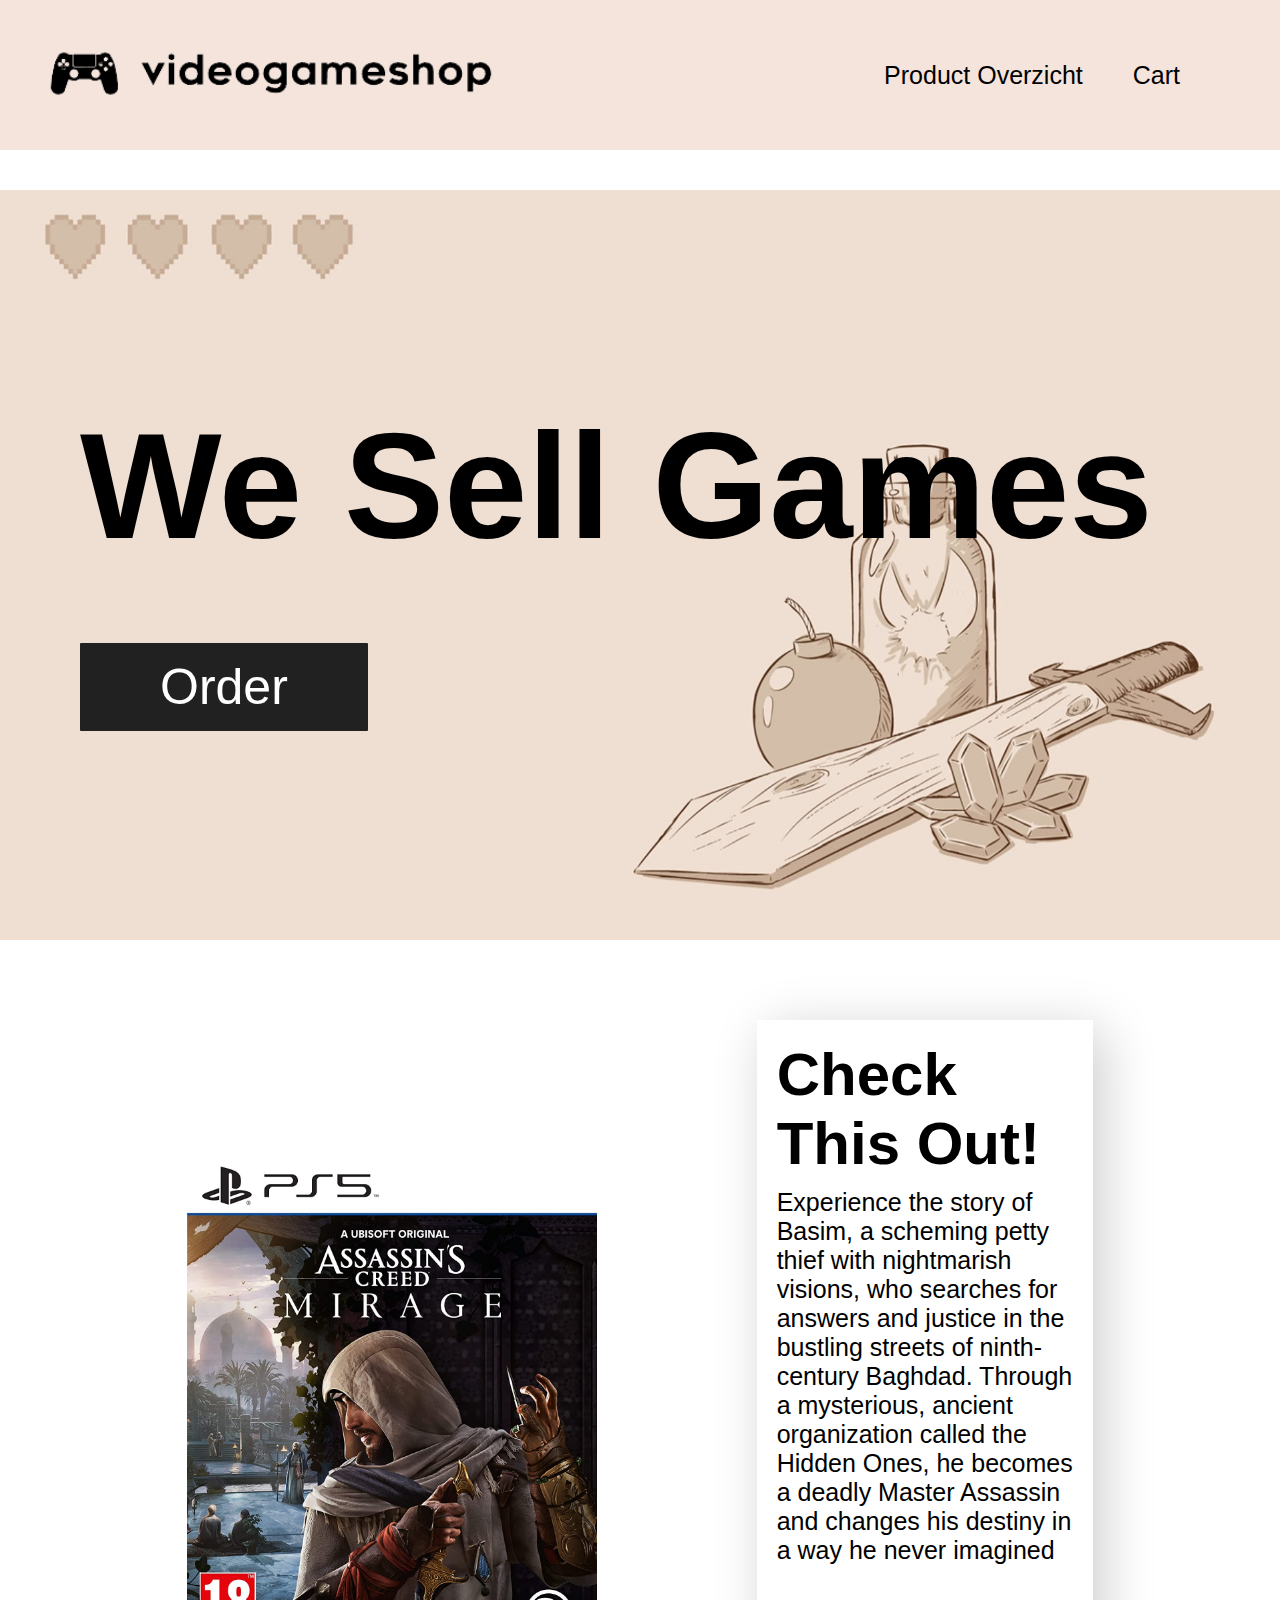
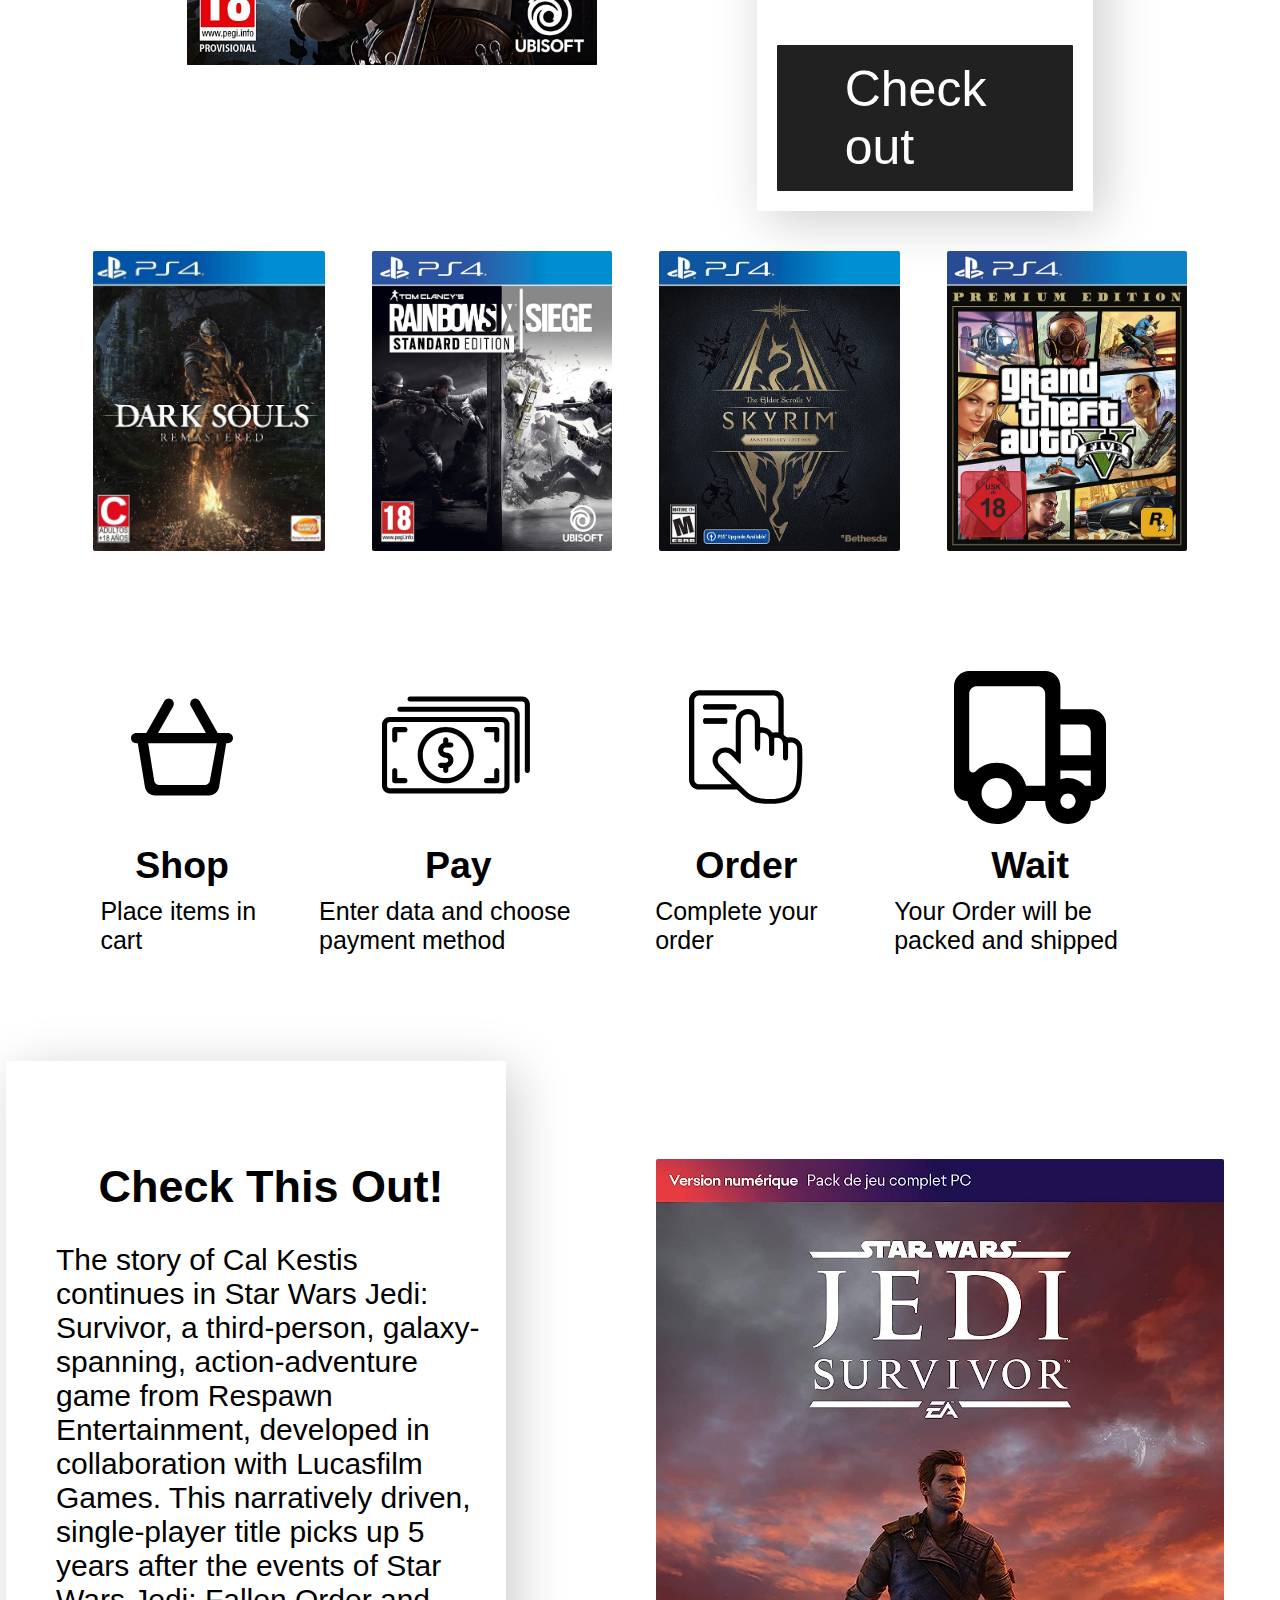
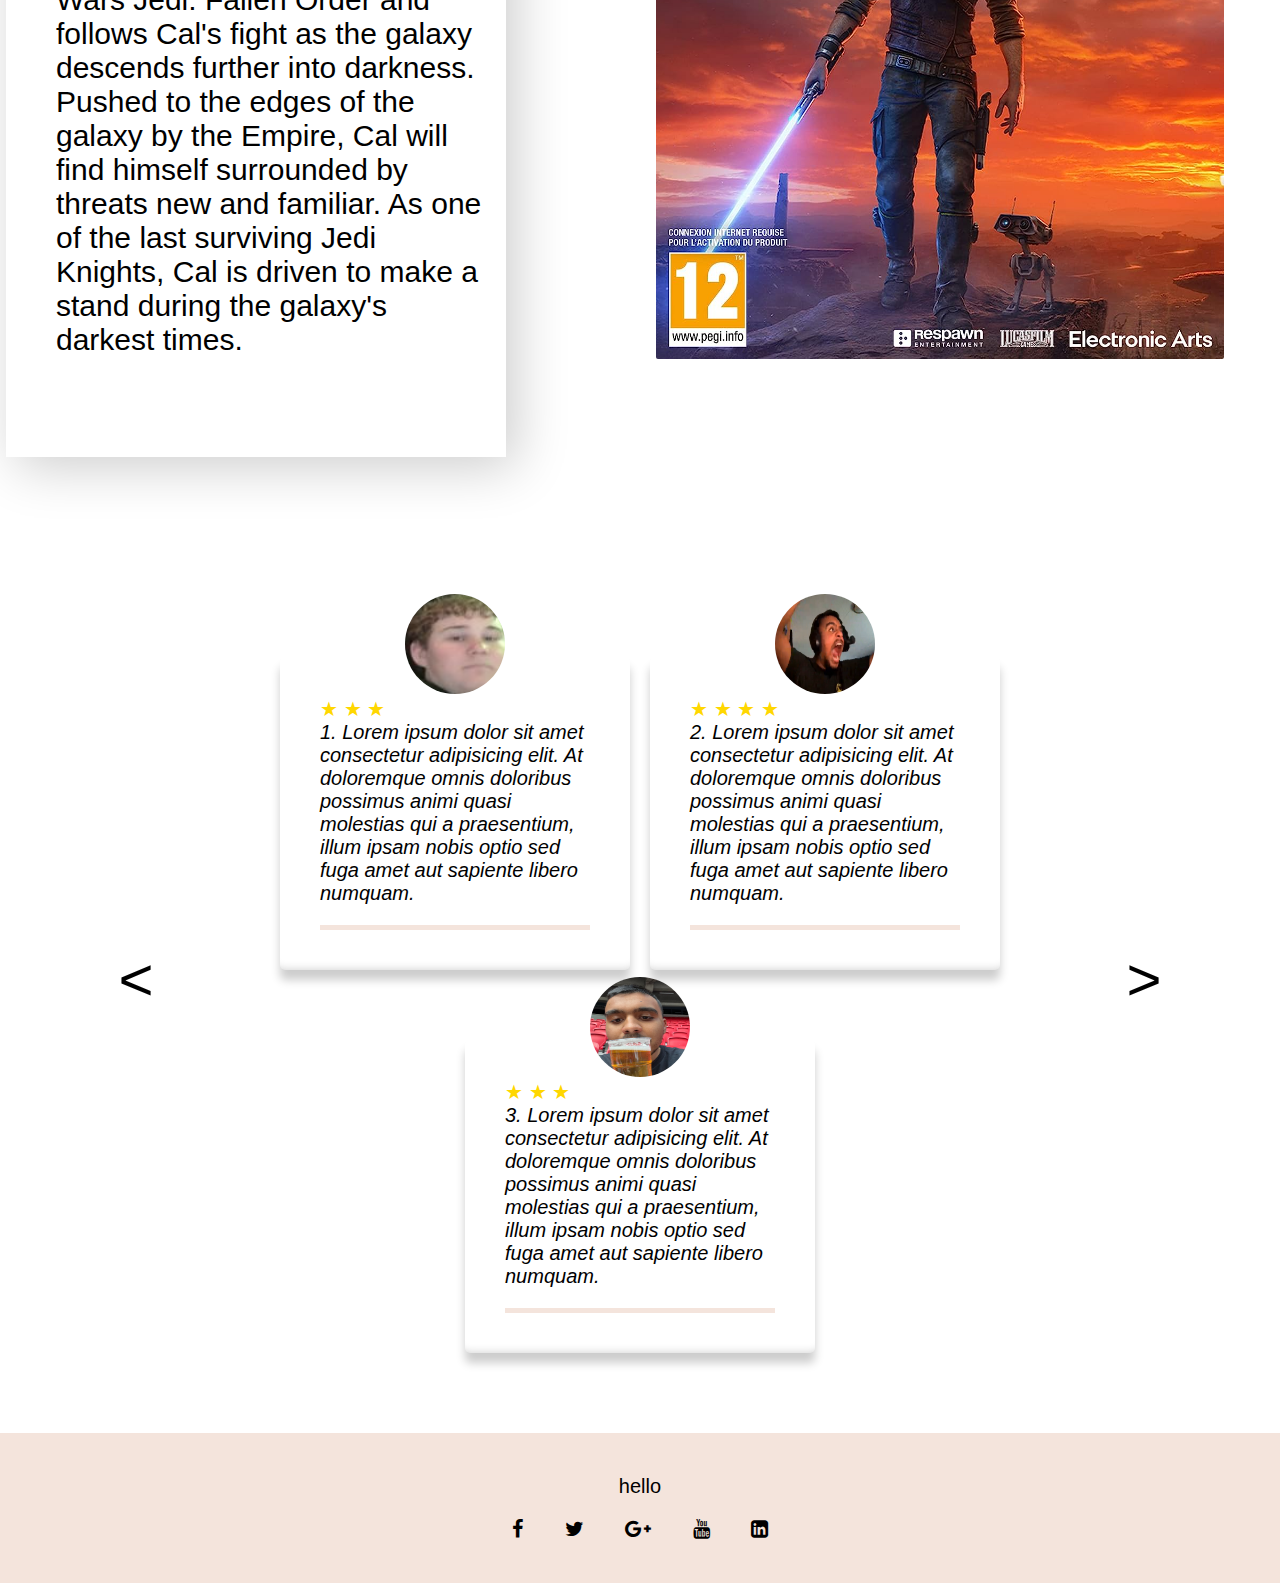
<file: index.html>
<!DOCTYPE html>
<html lang="en">
<head>
    <meta charset="UTF-8">
    <meta http-equiv="X-UA-Compatible" content="IE=edge">
    <meta name="viewport" content="width=device-width, initial-scale=1.0">
    <title>VideogameShop</title>
    <link rel="stylesheet" href="https://cdnjs.cloudflare.com/ajax/libs/font-awesome/4.7.0/css/font-awesome.min.css">
    <link rel="stylesheet" href="css/style.css">
    <script src="js/main.js" defer></script>
</head>
<body>
    <header>
        <nav>
            <ul class="navigation">
                <li><img class="logo" src="img/logo2.png" alt=""></li>
                <div>
                    <li><a href="Producten Overzicht.html">Product Overzicht</a></li>
                    <li><a href="Cart.html">Cart</a></li>
                </div>
            </ul>
        </nav>
    </header>
    <main>

        <section class="sections section1">
            <figure class="slogan">
                <h2>We Sell Games</h2>
                <a class="button1" href="Producten Overzicht.html">Order</a>
            </figure>
        </section>

        <section class="sections section2">
            <div class="top">
                <img class="topImage" src="img/AcMirage.jpg" alt="">
                <figure class="text">
                    <h2>Check This Out!</h2>
                    <p>
                        Experience the story of Basim, a scheming petty thief with nightmarish visions, 
                        who searches for answers and justice in the bustling streets of ninth-century Baghdad. Through a mysterious, 
                        ancient organization called the Hidden Ones, he becomes a deadly Master Assassin and changes his destiny in a way he never imagined
                    </p>
                    <a class="button2" href="Product Pagina 4.html">Check out</a>
                </figure>
            </div>
            <div class="bottom">
                <img class="bottomImages" src="img/DarkSouls.jpg" alt="">
                <img class="bottomImages" src="img/R6S.jpg" alt="">
                <img class="bottomImages" src="img/Skyrim.jpg" alt="">
                <img class="bottomImages" src="img/gta5.jpg" alt="">
            </div>
        </section>

        <section class="sections section3">
            <section class="block1">
                <img src="img/shopping-cart-round-1137-svgrepo-com.svg" alt="">
                <figure>
                    <h2>Shop</h2>
                    <p>Place items in cart</p>
                </figure>
            </section>
            <section class="block2">
                <img src="img/cash-svgrepo-com.svg" alt="">
                <figure>
                    <h2>Pay</h2>
                    <p>Enter data and choose payment method</p>
                </figure>
            </section>
            <section class="block3">
                <img src="img/order-1-svgrepo-com.svg" alt="">
                <figure>
                    <h2>Order</h2>
                    <p>Complete your order</p>
                </figure>
            </section>
            <section class="block4">
                <img src="img/truck-round-653-svgrepo-com.svg" alt="">
                <figure>
                    <h2>Wait</h2>
                    <p>Your Order will be packed and shipped</p>
                </figure>
            </section>
        </section>

        <section class="sections section4">
            <figure>
                <h2>Check This Out!</h2>
                <p>
                    The story of Cal Kestis continues in Star Wars Jedi: Survivor, a third-person, galaxy-spanning, action-adventure game from Respawn Entertainment, developed in collaboration with Lucasfilm Games. 
                    This narratively driven, single-player title picks up 5 years after the events of Star Wars Jedi: Fallen Order and follows Cal's fight as the galaxy descends further into darkness. 
                    Pushed to the edges of the galaxy by the Empire, Cal will find himself surrounded by threats new and familiar. 
                    As one of the last surviving Jedi Knights, Cal is driven to make a stand during the galaxy's darkest times.
                </p>
            </figure>
            <img src="img/starwars.jpg" alt="">
        </section>

        <section class="sections section5">
            <button class="arrow"><</button>
            <ul class="reviews">
                <li class="review">
                    <figure class="quote">
                        <img src="img/damian.png" alt="">
                    </figure>
                    <section class="stars">
                        &#9733;
                        &#9733;
                        &#9733;
                    </section>
                    <p>1. Lorem ipsum dolor sit amet consectetur adipisicing elit. At doloremque omnis doloribus possimus animi quasi molestias qui a praesentium, illum ipsam nobis optio sed fuga amet aut sapiente libero numquam.</p>
                </li>
                <li class="review">
                    <figure class="quote">
                        <img src="img/jay2.png" alt="">
                    </figure>
                    <section class="stars">
                        &#9733;
                        &#9733;
                        &#9733;
                        &#9733;
                    </section>
                    <p>2. Lorem ipsum dolor sit amet consectetur adipisicing elit. At doloremque omnis doloribus possimus animi quasi molestias qui a praesentium, illum ipsam nobis optio sed fuga amet aut sapiente libero numquam.</p>
                </li>
                <li class="review">
                    <figure class="quote">
                        <img src="img/jay.png" alt="">
                    </figure>
                    <section class="stars">
                        &#9733;
                        &#9733;
                        &#9733;
                    </section>
                    <p>3. Lorem ipsum dolor sit amet consectetur adipisicing elit. At doloremque omnis doloribus possimus animi quasi molestias qui a praesentium, illum ipsam nobis optio sed fuga amet aut sapiente libero numquam.</p>
                </li>
                <li class="review">
                    <figure class="quote">
                        <img src="img/jay2.png" alt="">
                    </figure>
                    <section class="stars">
                        &#9733;
                        &#9733;
                        &#9733;
                        &#9733;
                        &#9733;
                    </section>
                    <p>4. Lorem ipsum dolor sit amet consectetur adipisicing elit. At doloremque omnis doloribus possimus animi quasi molestias qui a praesentium, illum ipsam nobis optio sed fuga amet aut sapiente libero numquam.</p>
                </li>
                <li class="review">
                    <figure class="quote">
                        <img src="img/jay.png" alt="">
                    </figure>
                    <section class="stars">
                        &#9733;
                        &#9733;
                        &#9733;
                    </section>
                    <p>5. Lorem ipsum dolor sit amet consectetur adipisicing elit. At doloremque omnis doloribus possimus animi quasi molestias qui a praesentium, illum ipsam nobis optio sed fuga amet aut sapiente libero numquam.</p>
                </li>
                <li class="review">
                    <figure class="quote">
                        <img src="img/damian.png" alt="">
                    </figure>
                    <section class="stars">
                        &#9733;
                        &#9733;
                    </section>
                    <p>6. Lorem ipsum dolor sit amet consectetur adipisicing elit. At doloremque omnis doloribus possimus animi quasi molestias qui a praesentium, illum ipsam nobis optio sed fuga amet aut sapiente libero numquam.</p>
                </li>
            </ul>
            <button class="arrow">></button>
        </section>

    </main>
    <footer>
        <nav>
            <div>
                <p>hello</p>
            </div>
            <ul class="links">
                <li><a href="#"><i class="fa fa-facebook"></i></a></li>
                <li><a href="#"><i class="fa fa-twitter"></i></a></li>
                <li><a href="#"><i class="fa fa-google-plus"></i></a></li>
                <li><a href="#"><i class="fa fa-youtube"></i></a></li>
                <li><a href="#"><i class="fa fa-linkedin-square"></i></a></li>
            </ul>
        </nav>
    </footer>
</body>
</html>
</file>
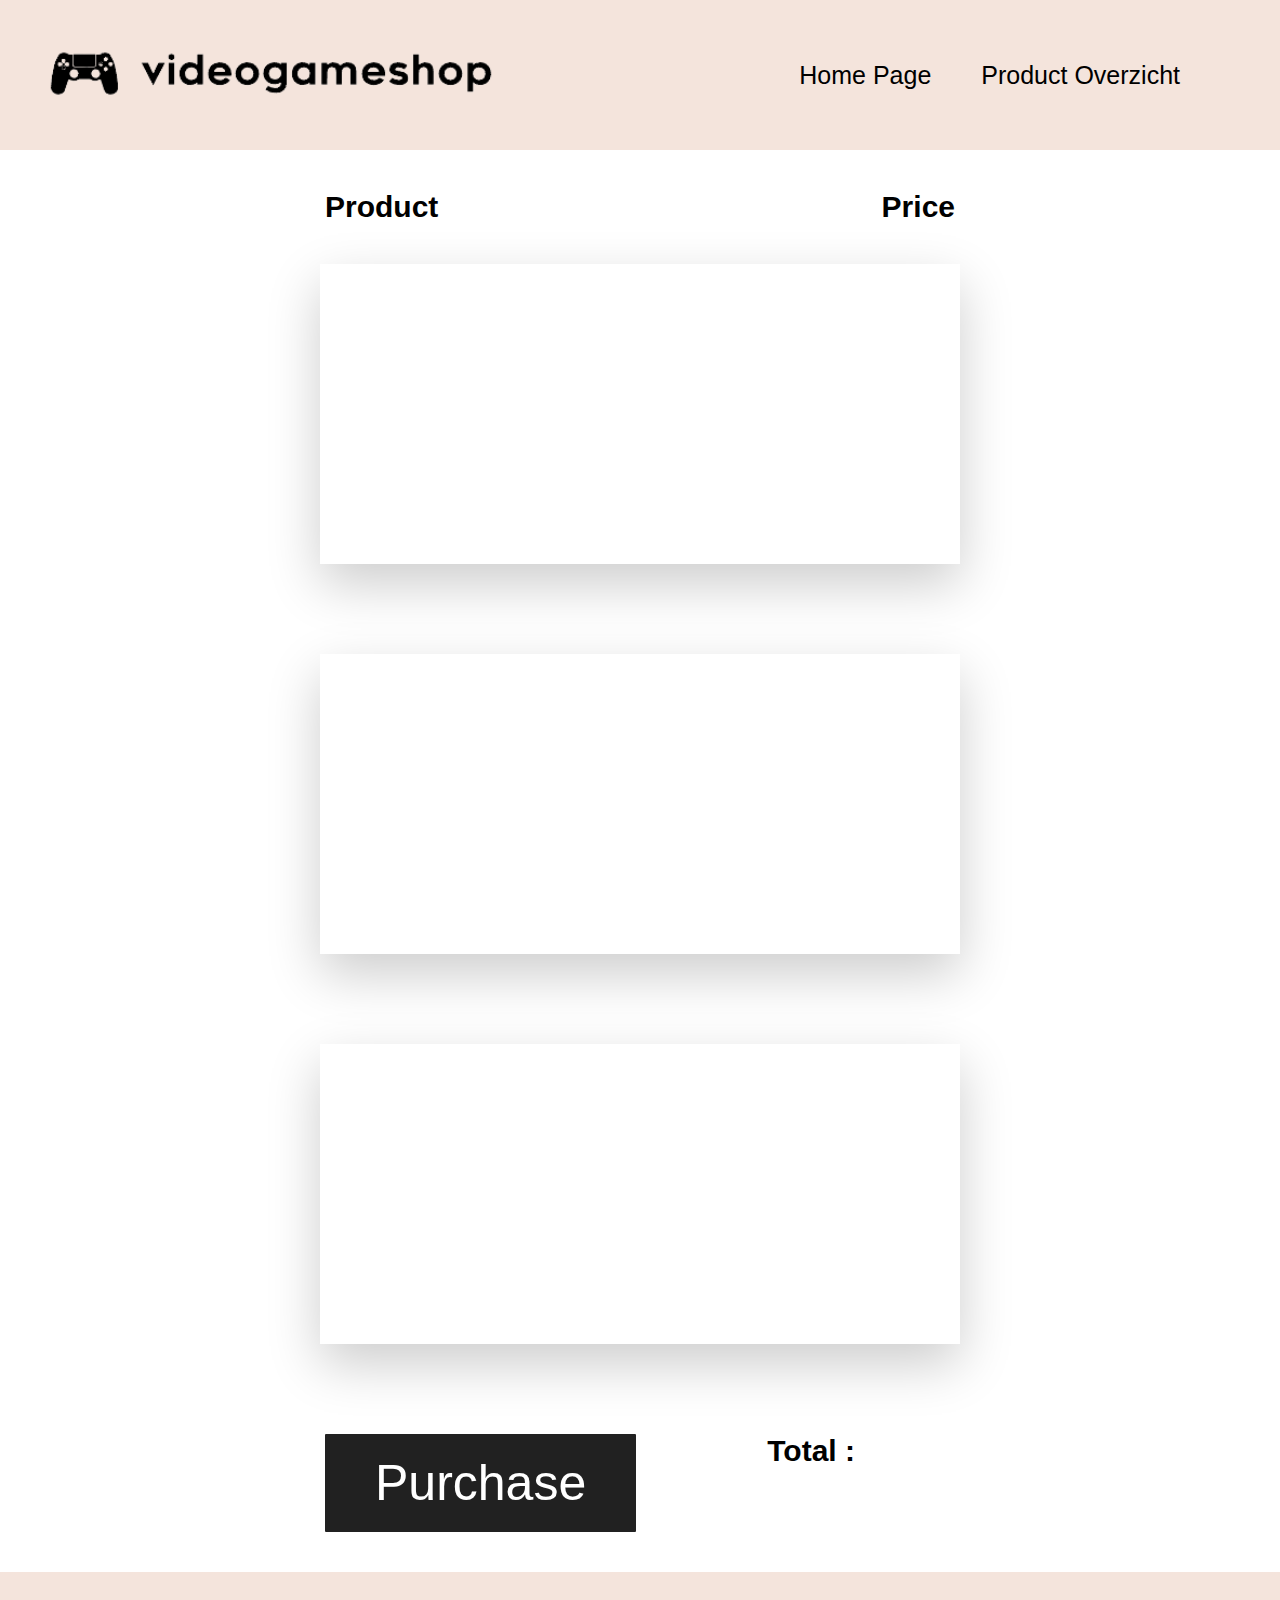
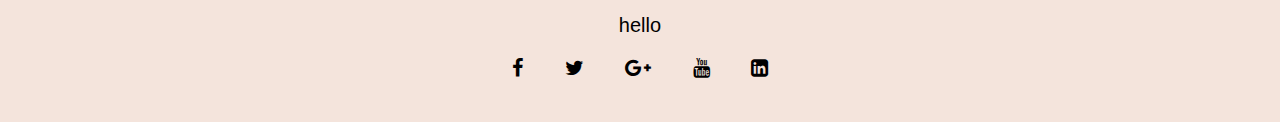
<file: Cart.html>
<!DOCTYPE html>
<html lang="en">
<head>
    <meta charset="UTF-8">
    <meta http-equiv="X-UA-Compatible" content="IE=edge">
    <meta name="viewport" content="width=device-width, initial-scale=1.0">
    <title>VideogameShop</title>
    <link rel="stylesheet" href="https://cdnjs.cloudflare.com/ajax/libs/font-awesome/4.7.0/css/font-awesome.min.css">
    <link rel="stylesheet" href="css/style.css">
    <script src="js/main.js" defer></script>
</head>
<body>
    <header>
        <nav>
            <ul class="navigation">
                <li><img class="logo" src="img/logo2.png" alt=""></li>
                <div>
                    <li><a href="index.html">Home Page</a></li>
                    <li><a href="Producten Overzicht.html">Product Overzicht</a></li>
                </div>
            </ul>
        </nav>
    </header>
    <main>
        <ul class="slots">
            <div>
                <h2>Product</h2>
                <h2>Price</h2>
            </div>
            <li class="slot"></li>
            <li class="slot"></li>
            <li class="slot"></li>
            <div>
                <a class="button4" href="">Purchase</a>
                <h2 class="purchase-price">Total :</h2>
            </div>
        </ul>
    </main>
    <footer>
        <nav>
            <div>
                <p>hello</p>
            </div>
            <ul class="links">
                <li><a href="#"><i class="fa fa-facebook"></i></a></li>
                <li><a href="#"><i class="fa fa-twitter"></i></a></li>
                <li><a href="#"><i class="fa fa-google-plus"></i></a></li>
                <li><a href="#"><i class="fa fa-youtube"></i></a></li>
                <li><a href="#"><i class="fa fa-linkedin-square"></i></a></li>
            </ul>
        </nav>
    </footer>
</body>
</html>
</file>
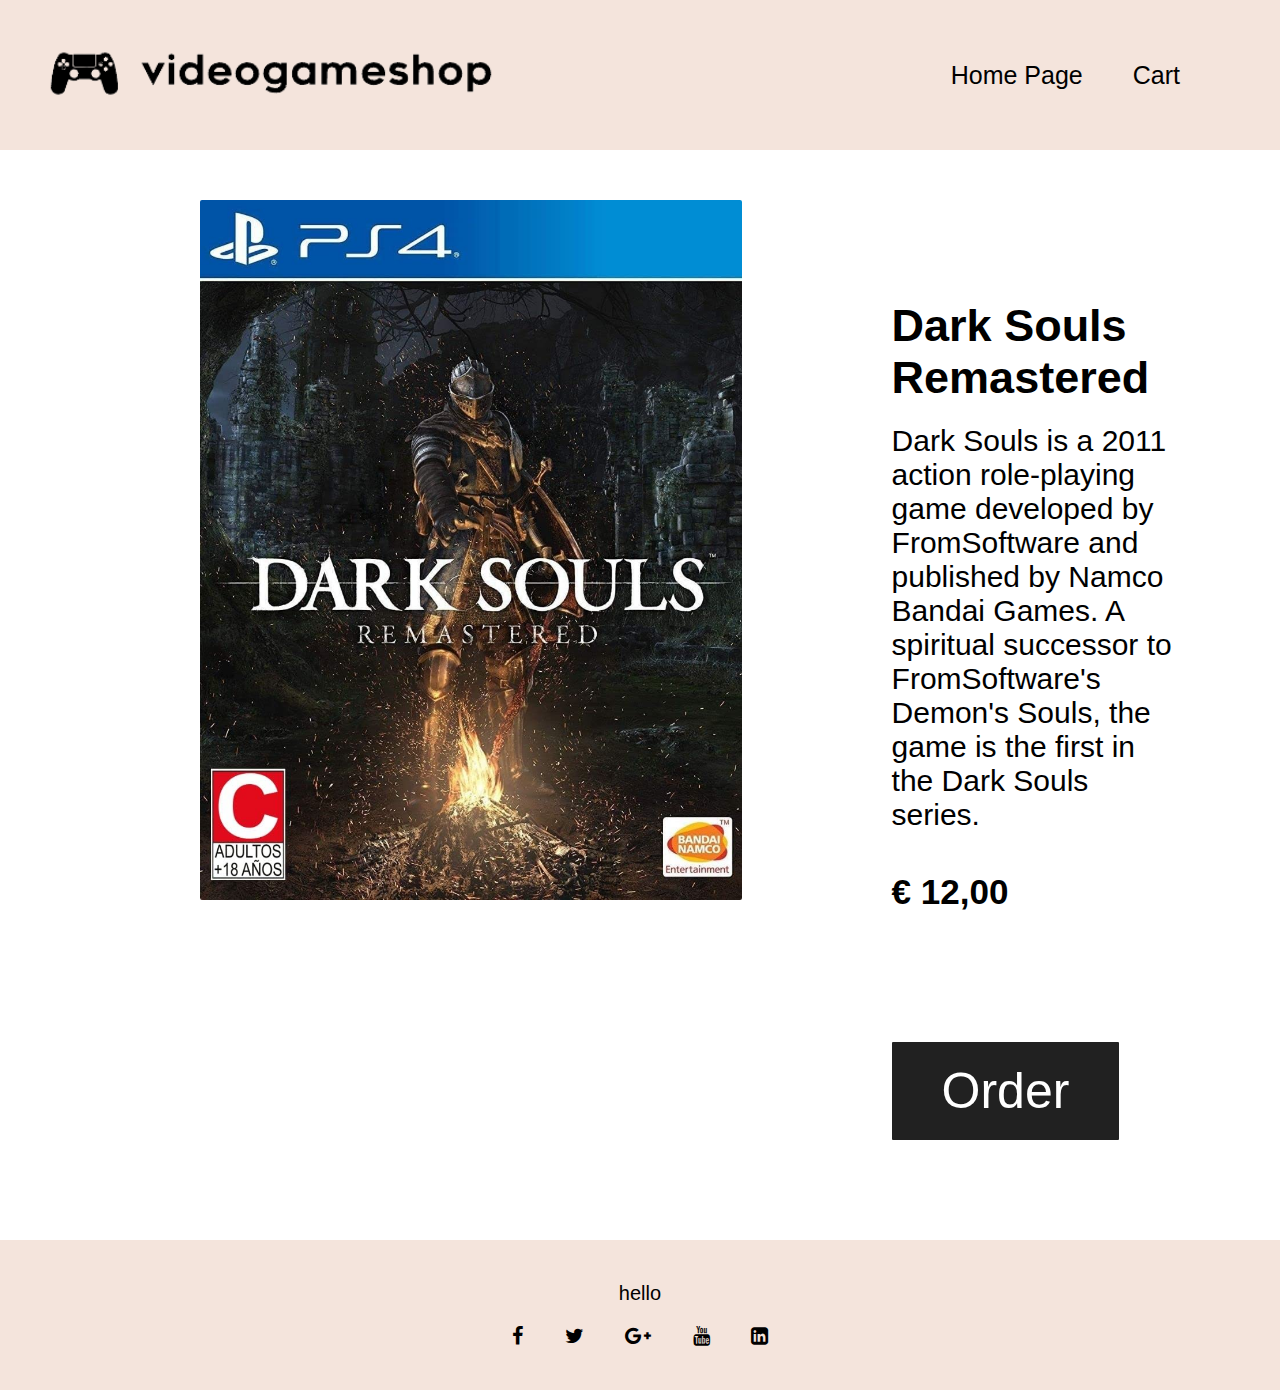
<file: Product Pagina 1.html>
<!DOCTYPE html>
<html lang="en">
<head>
    <meta charset="UTF-8">
    <meta http-equiv="X-UA-Compatible" content="IE=edge">
    <meta name="viewport" content="width=device-width, initial-scale=1.0">
    <title>VideogameShop</title>
    <link rel="stylesheet" href="https://cdnjs.cloudflare.com/ajax/libs/font-awesome/4.7.0/css/font-awesome.min.css">
    <link rel="stylesheet" href="css/style.css">
    <script src="js/main.js" defer></script>
</head>
<body>
    <header>
        <nav>
            <ul class="navigation">
                <li><img class="logo" src="img/logo2.png" alt=""></li>
                <div>
                    <li><a href="index.html">Home Page</a></li>
                    <li><a href="Cart.html">Cart</a></li>
                </div>
            </ul>
        </nav>
    </header>
    <main class="productenoverzicht2">

        <section class="productinzicht">
            <img class="topImage" src="img/DarkSouls.jpg" alt="">
            <figure>
                <h2>Dark Souls Remastered</h2>
                <p>
                    Dark Souls is a 2011 action role-playing game developed by FromSoftware and published by Namco Bandai Games. 
                        A spiritual successor to FromSoftware's Demon's Souls, the game is the first in the Dark Souls series.
                <h3 class="price">€ 12,00</h3>
                <a class="button3" href="Cart.html">Order</a>
            </figure>
        </section>
        
    </main>
    <footer>
        <nav>
            <div>
                <p>hello</p>
            </div>
            <ul class="links">
                <li><a href="#"><i class="fa fa-facebook"></i></a></li>
                <li><a href="#"><i class="fa fa-twitter"></i></a></li>
                <li><a href="#"><i class="fa fa-google-plus"></i></a></li>
                <li><a href="#"><i class="fa fa-youtube"></i></a></li>
                <li><a href="#"><i class="fa fa-linkedin-square"></i></a></li>
            </ul>
        </nav>
    </footer>
</body>
</html>
</file>
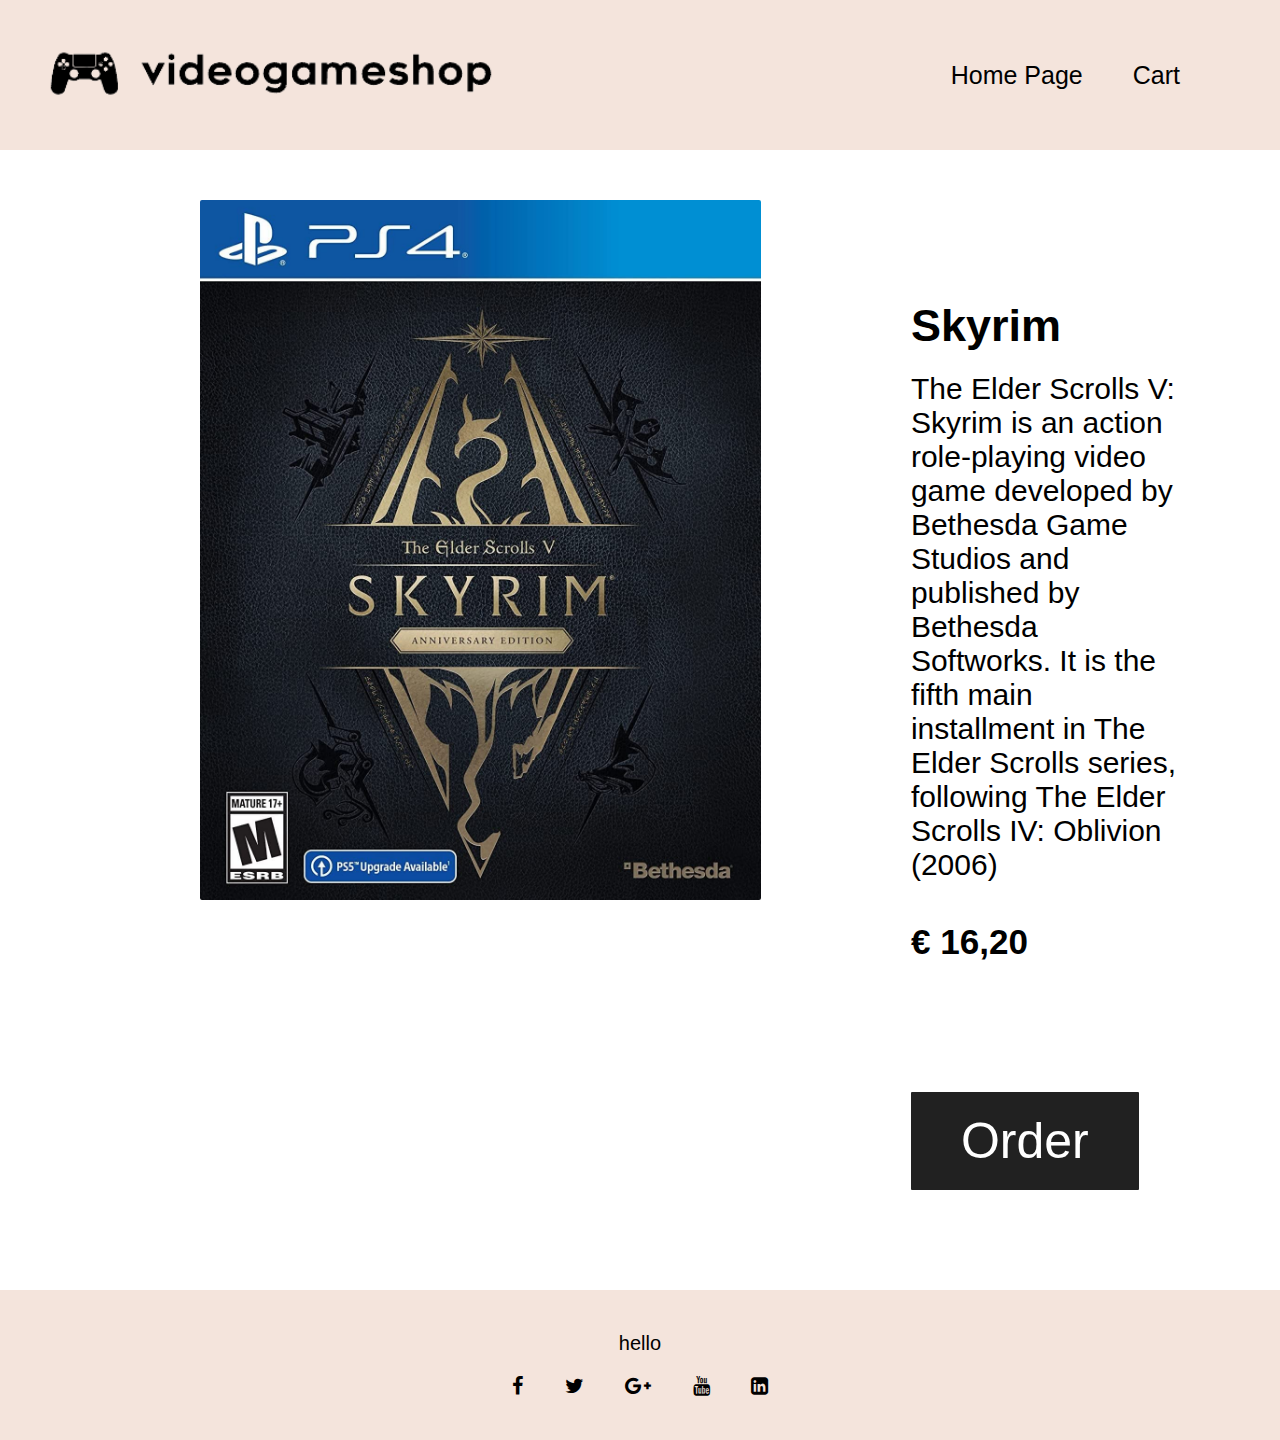
<file: Product Pagina 2.html>
<!DOCTYPE html>
<html lang="en">
<head>
    <meta charset="UTF-8">
    <meta http-equiv="X-UA-Compatible" content="IE=edge">
    <meta name="viewport" content="width=device-width, initial-scale=1.0">
    <title>VideogameShop</title>
    <link rel="stylesheet" href="https://cdnjs.cloudflare.com/ajax/libs/font-awesome/4.7.0/css/font-awesome.min.css">
    <link rel="stylesheet" href="css/style.css">
    <script src="js/main.js" defer></script>
</head>
<body>
    <header>
        <nav>
            <ul class="navigation">
                <li><img class="logo" src="img/logo2.png" alt=""></li>
                <div>
                    <li><a href="index.html">Home Page</a></li>
                    <li><a href="Cart.html">Cart</a></li>
                </div>
            </ul>
        </nav>
    </header>
    <main class="productenoverzicht2">

        <section class="productinzicht">
            <img class="topImage" src="img/Skyrim.jpg" alt="">
            <figure>
                <h2>Skyrim</h2>
                <p>
                    The Elder Scrolls V: Skyrim is an action role-playing video game developed by Bethesda Game Studios and published by Bethesda Softworks. 
                    It is the fifth main installment in The Elder Scrolls series, following The Elder Scrolls IV: Oblivion (2006)
                </p>
                <h3 class="price">€ 16,20</h3>
                <a class="button3" href="Cart.html">Order</a>
            </figure>
        </section>
        
    </main>
    <footer>
        <nav>
            <div>
                <p>hello</p>
            </div>
            <ul class="links">
                <li><a href="#"><i class="fa fa-facebook"></i></a></li>
                <li><a href="#"><i class="fa fa-twitter"></i></a></li>
                <li><a href="#"><i class="fa fa-google-plus"></i></a></li>
                <li><a href="#"><i class="fa fa-youtube"></i></a></li>
                <li><a href="#"><i class="fa fa-linkedin-square"></i></a></li>
            </ul>
        </nav>
    </footer>
</body>
</html>
</file>
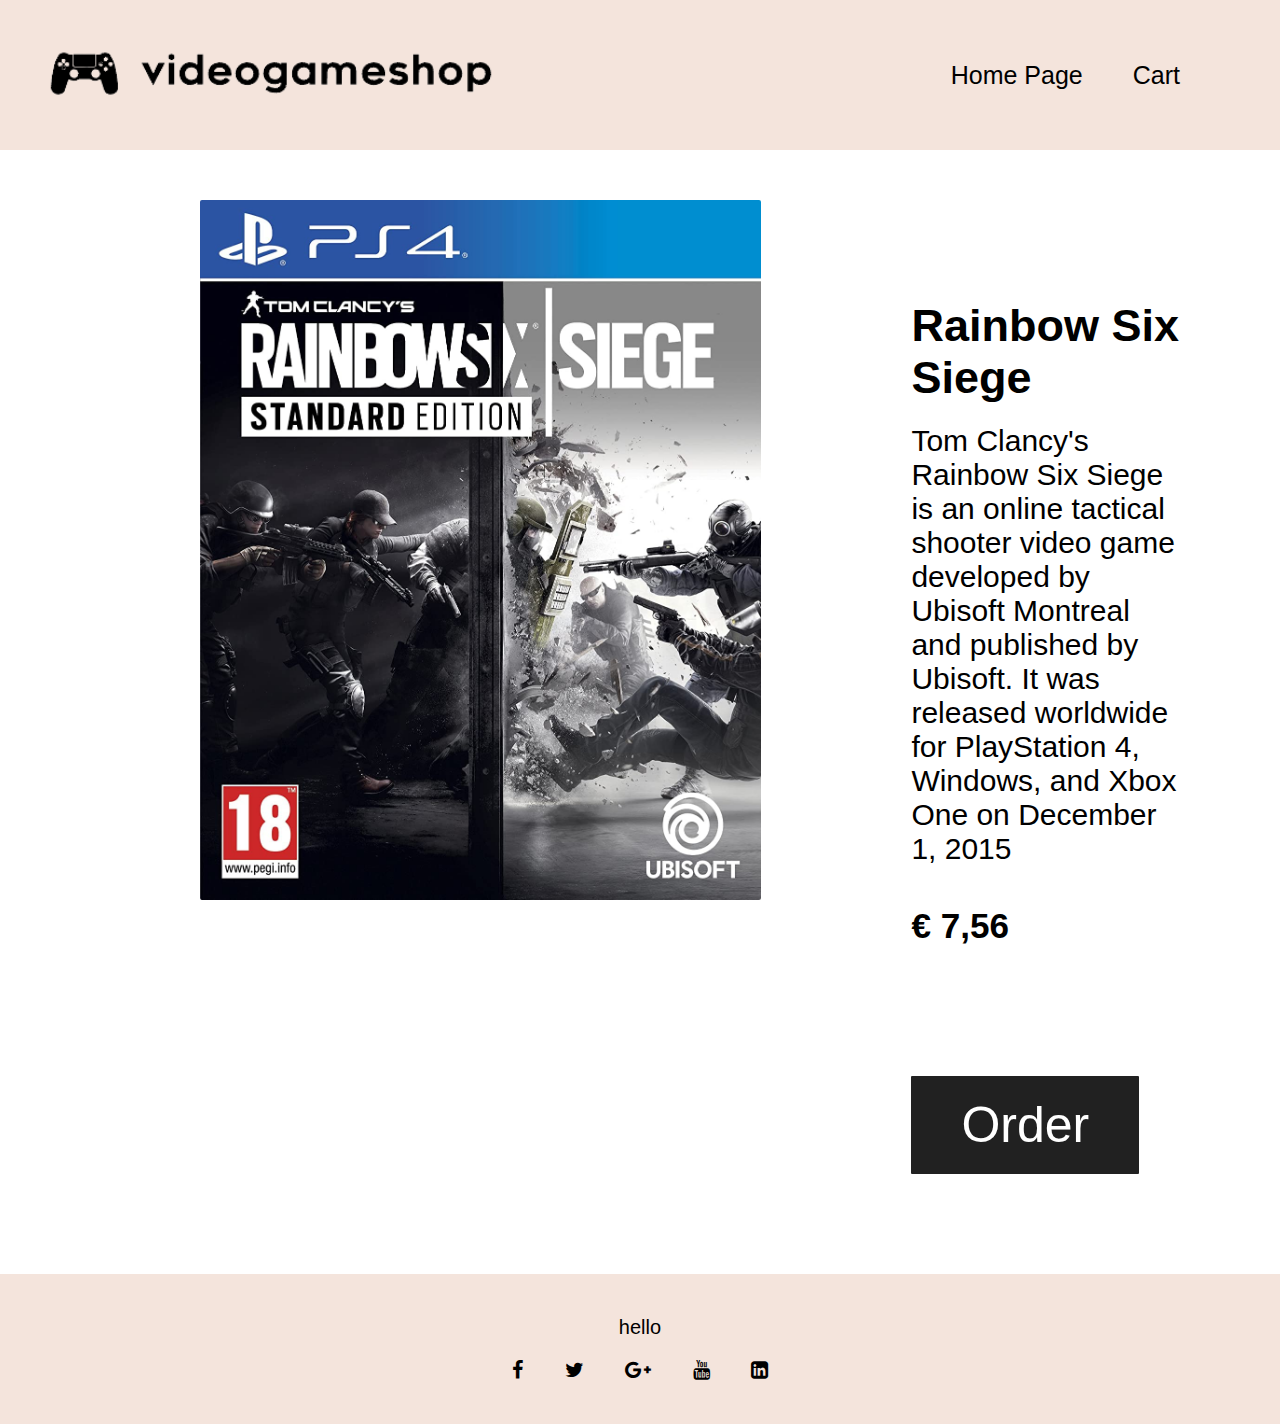
<file: Product Pagina 3.html>
<!DOCTYPE html>
<html lang="en">
<head>
    <meta charset="UTF-8">
    <meta http-equiv="X-UA-Compatible" content="IE=edge">
    <meta name="viewport" content="width=device-width, initial-scale=1.0">
    <title>VideogameShop</title>
    <link rel="stylesheet" href="https://cdnjs.cloudflare.com/ajax/libs/font-awesome/4.7.0/css/font-awesome.min.css">
    <link rel="stylesheet" href="css/style.css">
    <script src="js/main.js" defer></script>
</head>
<body>
    <header>
        <nav>
            <ul class="navigation">
                <li><img class="logo" src="img/logo2.png" alt=""></li>
                <div>
                    <li><a href="index.html">Home Page</a></li>
                    <li><a href="Cart.html">Cart</a></li>
                </div>
            </ul>
        </nav>
    </header>
    <main class="productenoverzicht2">

        <section class="productinzicht">
            <img class="topImage" src="img/R6S.jpg" alt="">
            <figure>
                <h2>Rainbow Six Siege</h2>
                <p>
                    Tom Clancy's Rainbow Six Siege is an online tactical shooter video game developed by Ubisoft Montreal and published by Ubisoft. 
                        It was released worldwide for PlayStation 4, Windows, and Xbox One on December 1, 2015
                </p>
                <h3 class="price">€ 7,56</h3>
                <a class="button3" href="Cart.html">Order</a>
            </figure>
        </section>
        
    </main>
    <footer>
        <nav>
            <div>
                <p>hello</p>
            </div>
            <ul class="links">
                <li><a href="#"><i class="fa fa-facebook"></i></a></li>
                <li><a href="#"><i class="fa fa-twitter"></i></a></li>
                <li><a href="#"><i class="fa fa-google-plus"></i></a></li>
                <li><a href="#"><i class="fa fa-youtube"></i></a></li>
                <li><a href="#"><i class="fa fa-linkedin-square"></i></a></li>
            </ul>
        </nav>
    </footer>
</body>
</html>
</file>
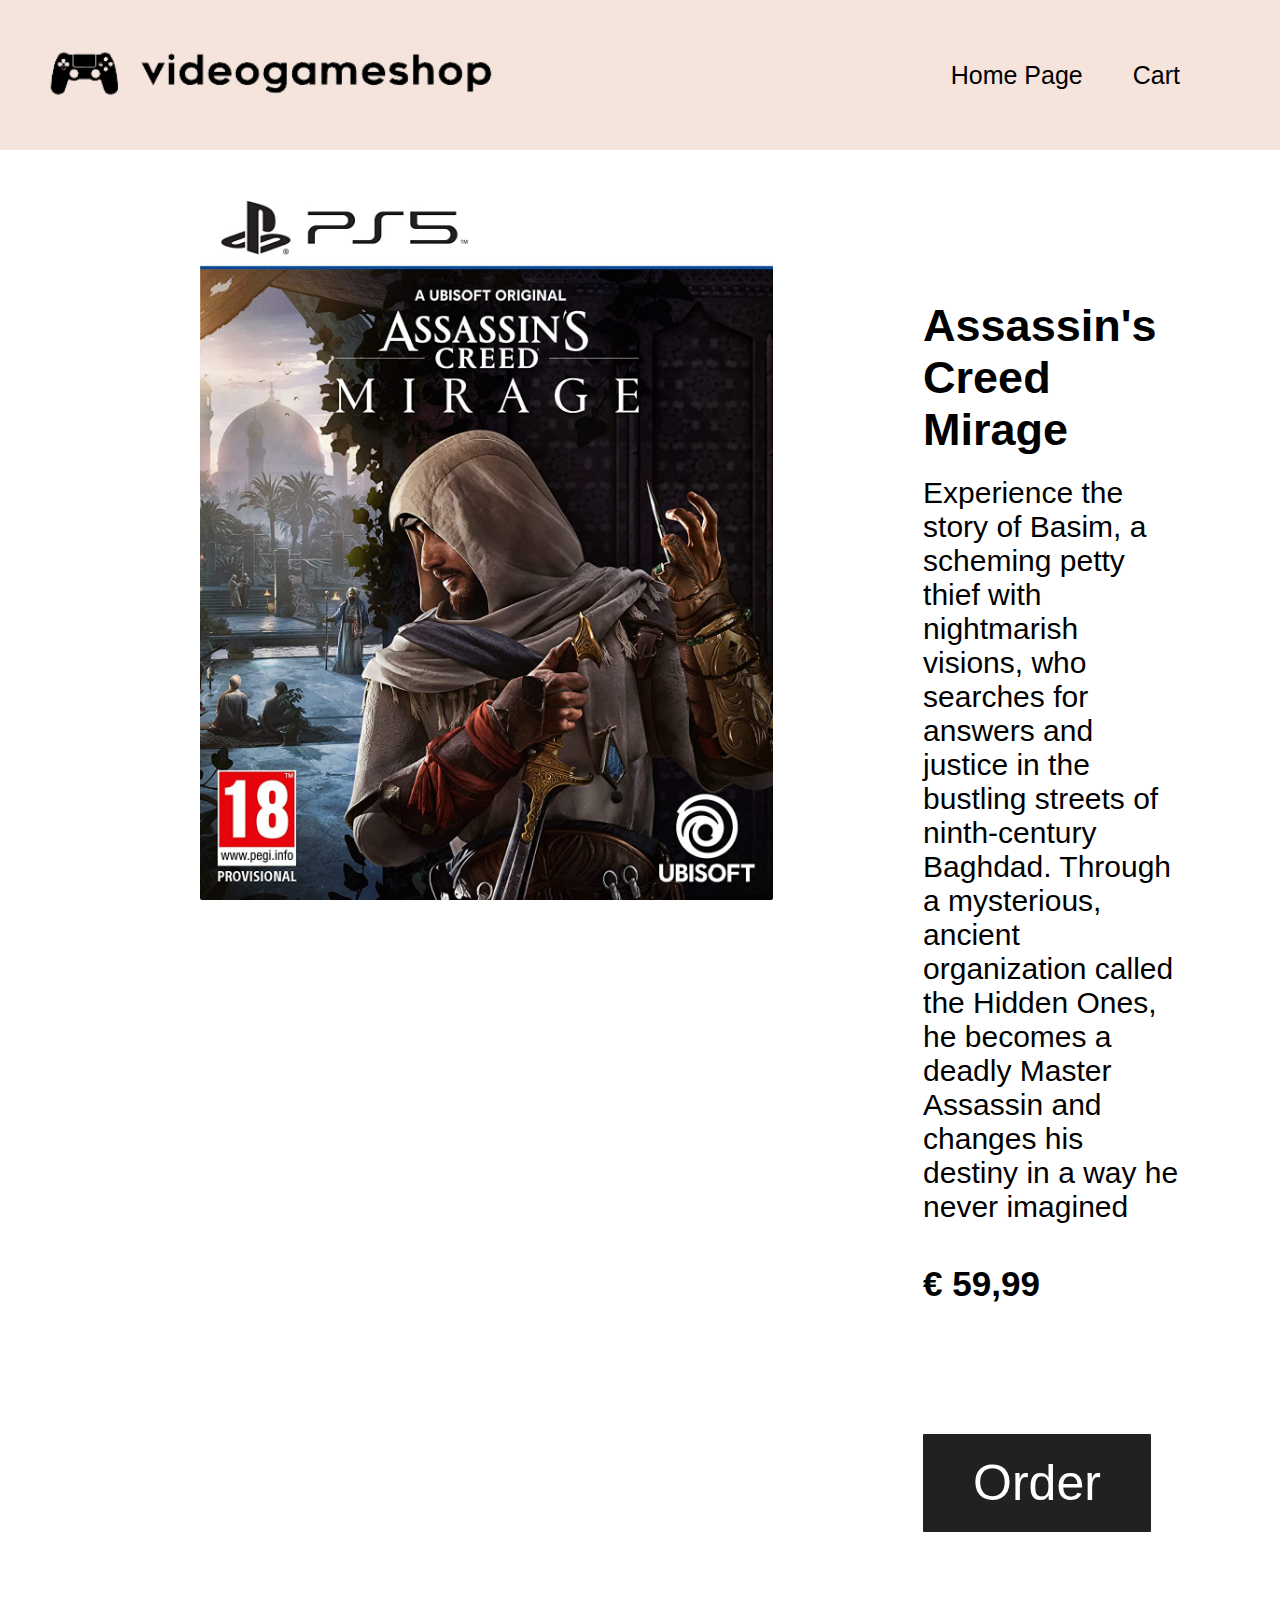
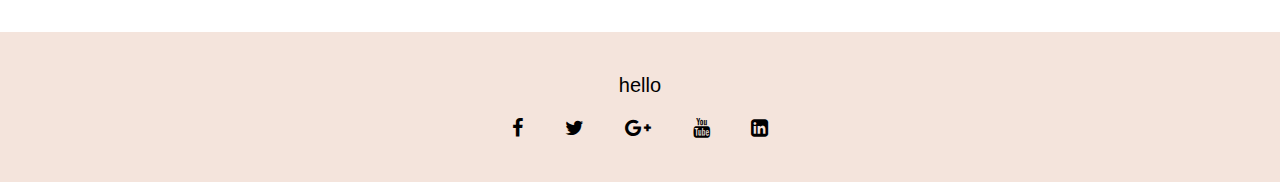
<file: Product Pagina 4.html>
<!DOCTYPE html>
<html lang="en">
<head>
    <meta charset="UTF-8">
    <meta http-equiv="X-UA-Compatible" content="IE=edge">
    <meta name="viewport" content="width=device-width, initial-scale=1.0">
    <title>VideogameShop</title>
    <link rel="stylesheet" href="https://cdnjs.cloudflare.com/ajax/libs/font-awesome/4.7.0/css/font-awesome.min.css">
    <link rel="stylesheet" href="css/style.css">
    <script src="js/main.js" defer></script>
</head>
<body>
    <header>
        <nav>
            <ul class="navigation">
                <li><img class="logo" src="img/logo2.png" alt=""></li>
                <div>
                    <li><a href="index.html">Home Page</a></li>
                    <li><a href="Cart.html">Cart</a></li>
                </div>
            </ul>
        </nav>
    </header>
    <main class="productenoverzicht2">

        <section class="productinzicht">
            <img class="topImage" src="img/AcMirage.jpg" alt="">
            <figure>
                <h2>Assassin's Creed Mirage</h2>
                <p>
                    Experience the story of Basim, a scheming petty thief with nightmarish visions, 
                    who searches for answers and justice in the bustling streets of ninth-century Baghdad. Through a mysterious, 
                    ancient organization called the Hidden Ones, he becomes a deadly Master Assassin and changes his destiny in a way he never imagined
                </p>
                <h3 class="price">€ 59,99</h3>
                <a class="button3" href="Cart.html">Order</a>
            </figure>
        </section>
        
    </main>
    <footer>
        <nav>
            <div>
                <p>hello</p>
            </div>
            <ul class="links">
                <li><a href="#"><i class="fa fa-facebook"></i></a></li>
                <li><a href="#"><i class="fa fa-twitter"></i></a></li>
                <li><a href="#"><i class="fa fa-google-plus"></i></a></li>
                <li><a href="#"><i class="fa fa-youtube"></i></a></li>
                <li><a href="#"><i class="fa fa-linkedin-square"></i></a></li>
            </ul>
        </nav>
    </footer>
</body>
</html>
</file>
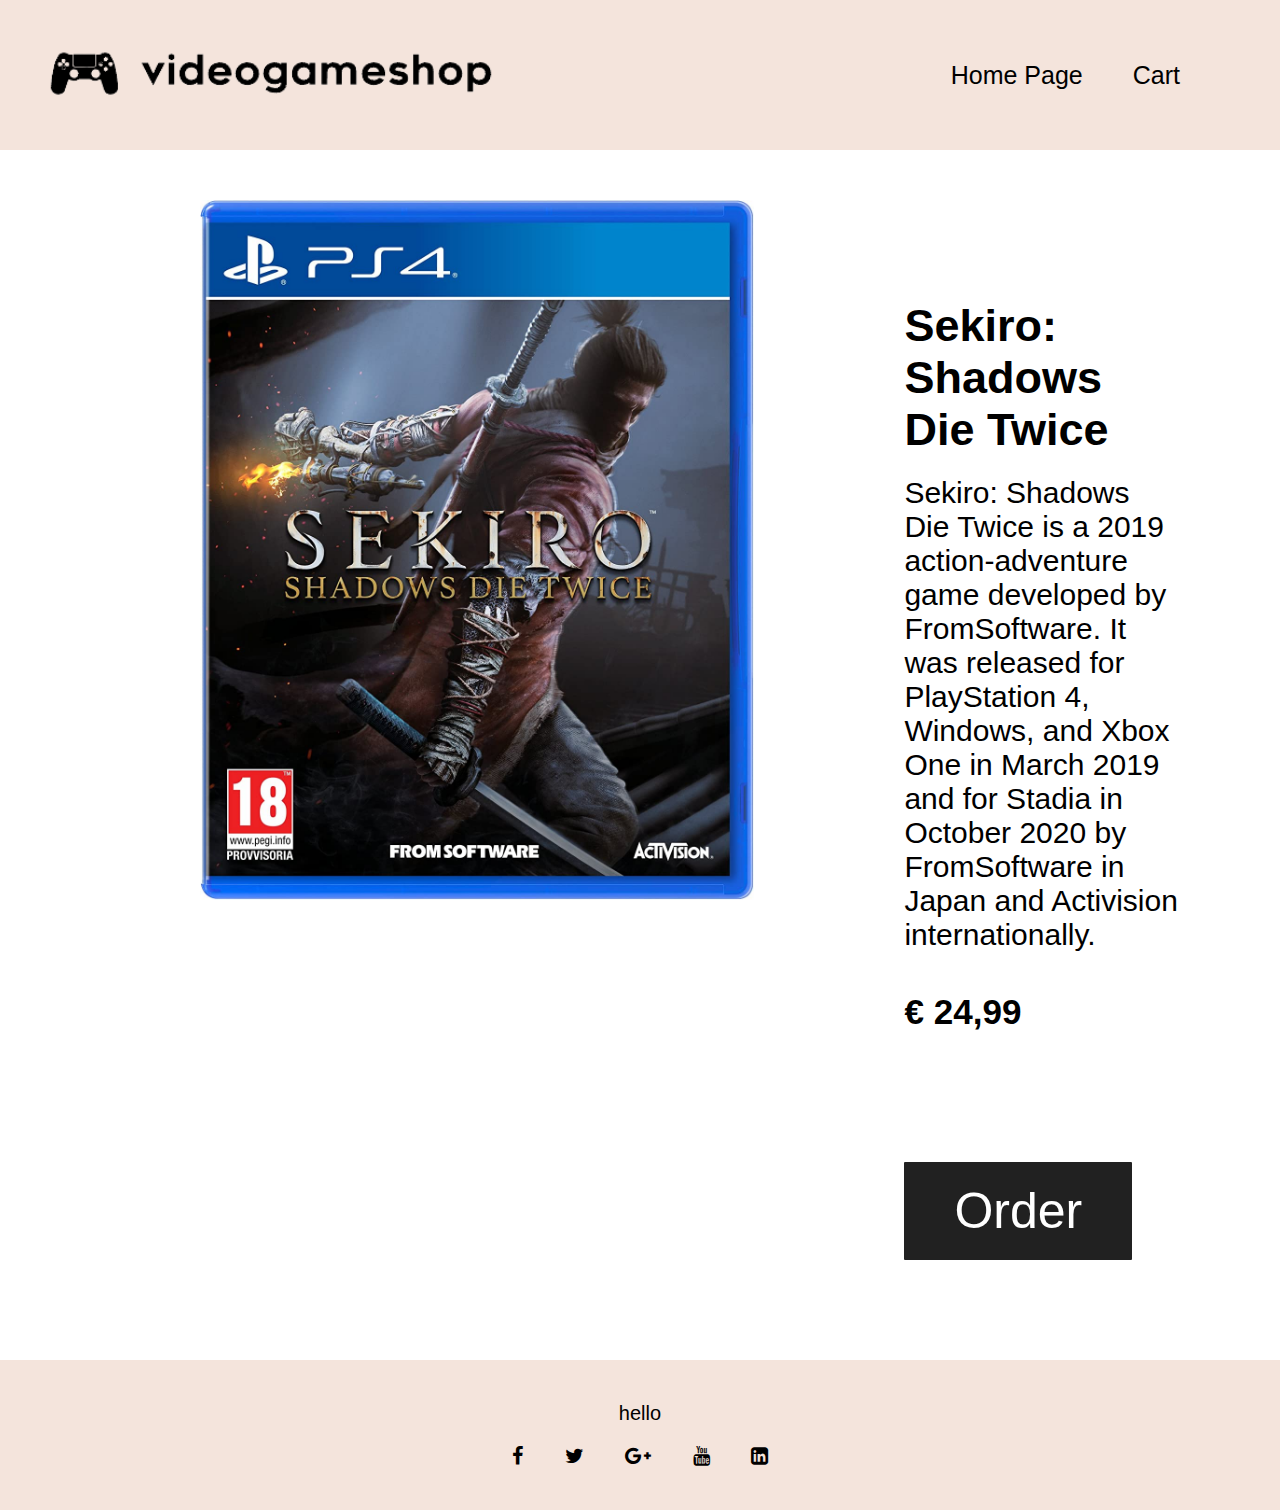
<file: Product Pagina 5.html>
<!DOCTYPE html>
<html lang="en">
<head>
    <meta charset="UTF-8">
    <meta http-equiv="X-UA-Compatible" content="IE=edge">
    <meta name="viewport" content="width=device-width, initial-scale=1.0">
    <title>VideogameShop</title>
    <link rel="stylesheet" href="https://cdnjs.cloudflare.com/ajax/libs/font-awesome/4.7.0/css/font-awesome.min.css">
    <link rel="stylesheet" href="css/style.css">
    <script src="js/main.js" defer></script>
</head>
<body>
    <header>
        <nav>
            <ul class="navigation">
                <li><img class="logo" src="img/logo2.png" alt=""></li>
                <div>
                    <li><a href="index.html">Home Page</a></li>
                    <li><a href="Cart.html">Cart</a></li>
                </div>
            </ul>
        </nav>
    </header>
    <main class="productenoverzicht2">

        <section class="productinzicht">
            <img class="topImage" src="img/sekiro.jpg" alt="">
            <figure>
                <h2>Sekiro: Shadows Die Twice</h2>
                <p>
                    Sekiro: Shadows Die Twice is a 2019 action-adventure game developed by FromSoftware. It was released for PlayStation 4, 
                    Windows, and Xbox One in March 2019 and for Stadia in October 2020 by FromSoftware in Japan and Activision internationally.
                </p>
                <h3 class="price">€ 24,99</h3>
                <a class="button3" href="Cart.html">Order</a>
            </figure>
        </section>
        
    </main>
    <footer>
        <nav>
            <div>
                <p>hello</p>
            </div>
            <ul class="links">
                <li><a href="#"><i class="fa fa-facebook"></i></a></li>
                <li><a href="#"><i class="fa fa-twitter"></i></a></li>
                <li><a href="#"><i class="fa fa-google-plus"></i></a></li>
                <li><a href="#"><i class="fa fa-youtube"></i></a></li>
                <li><a href="#"><i class="fa fa-linkedin-square"></i></a></li>
            </ul>
        </nav>
    </footer>
</body>
</html>
</file>
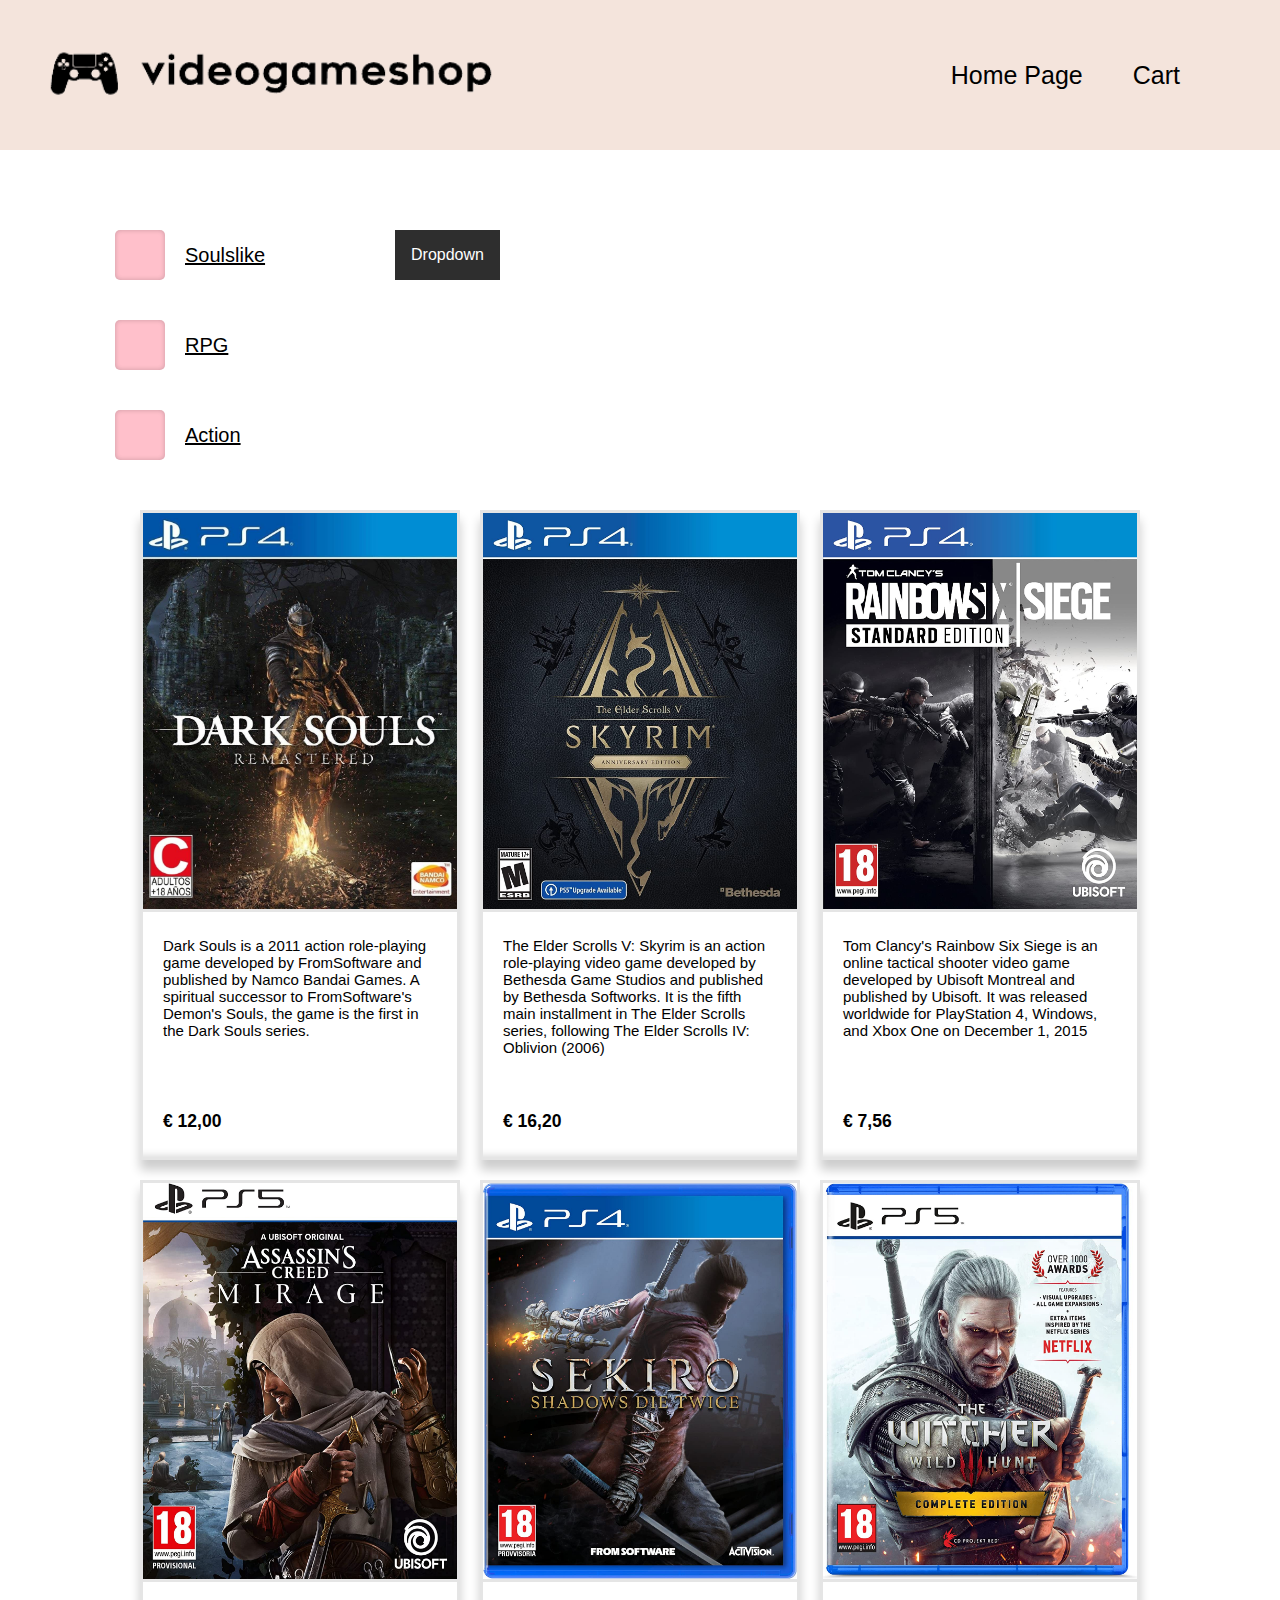
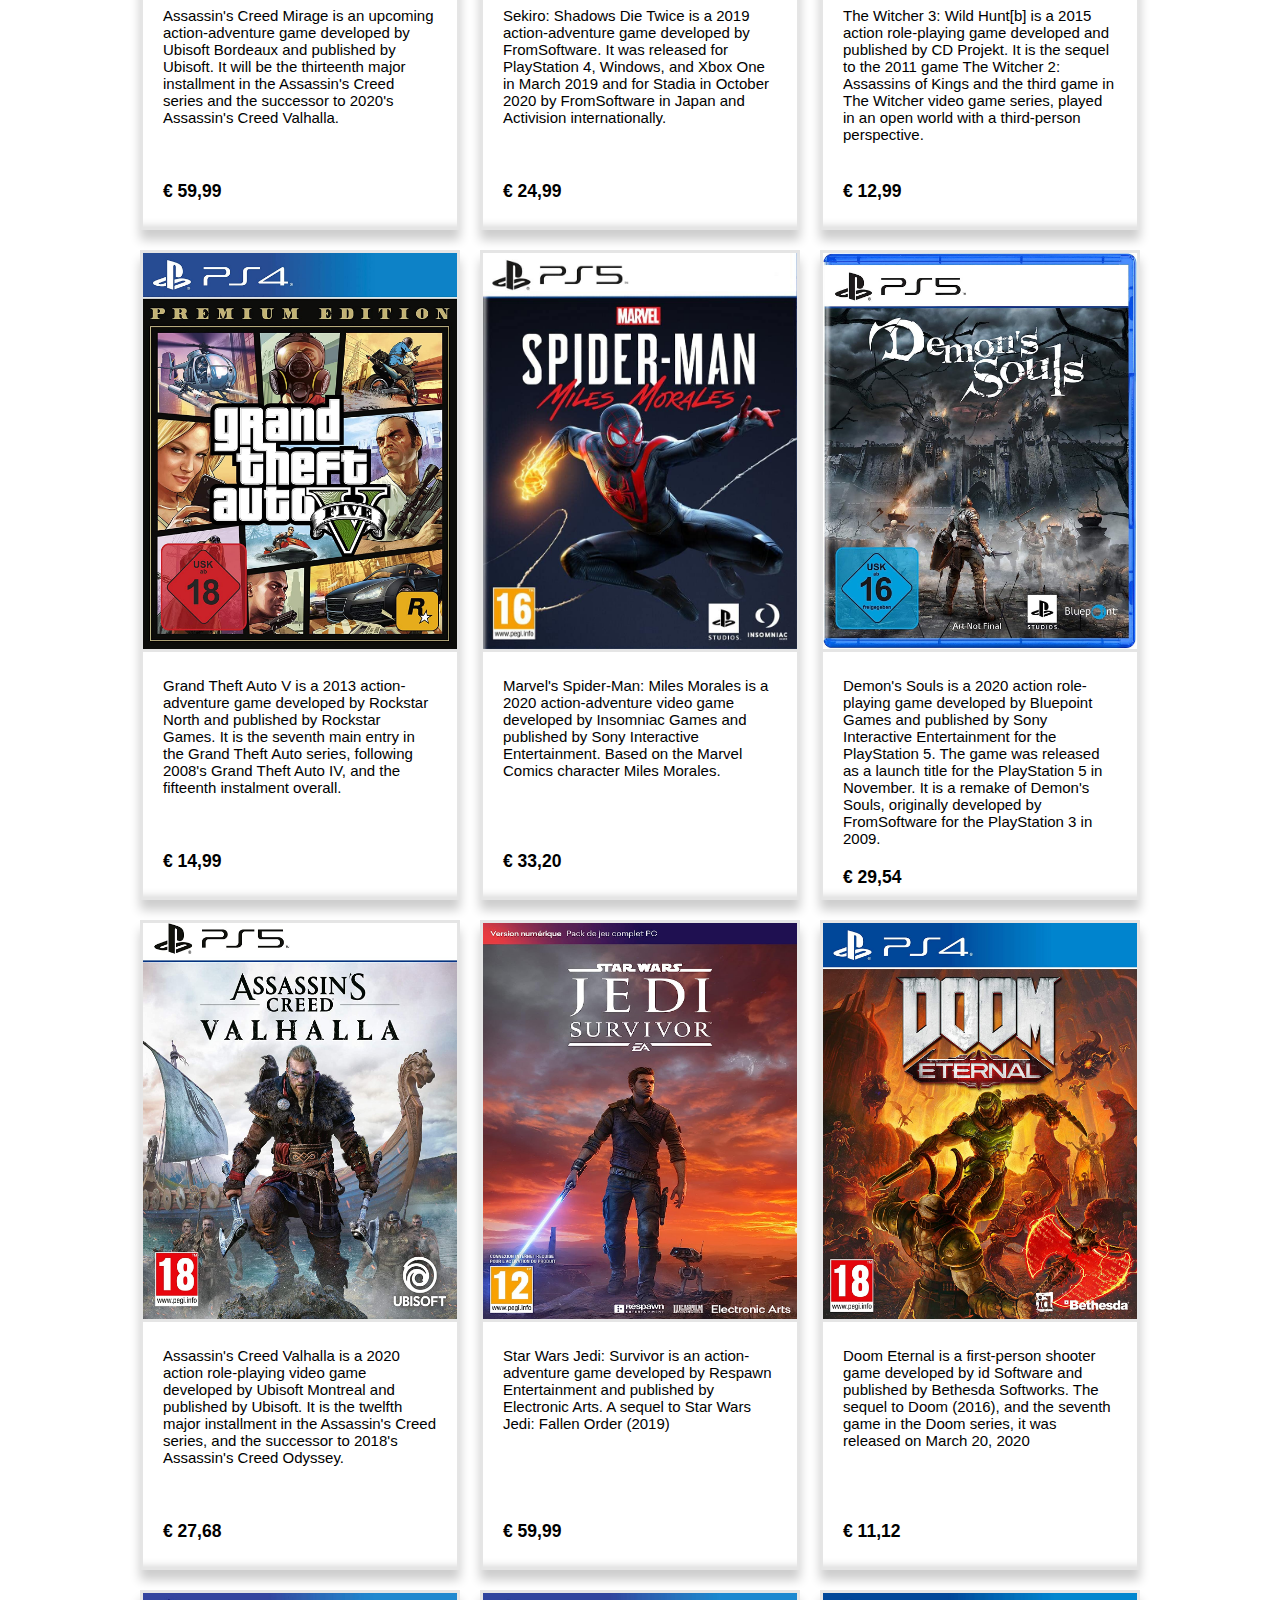
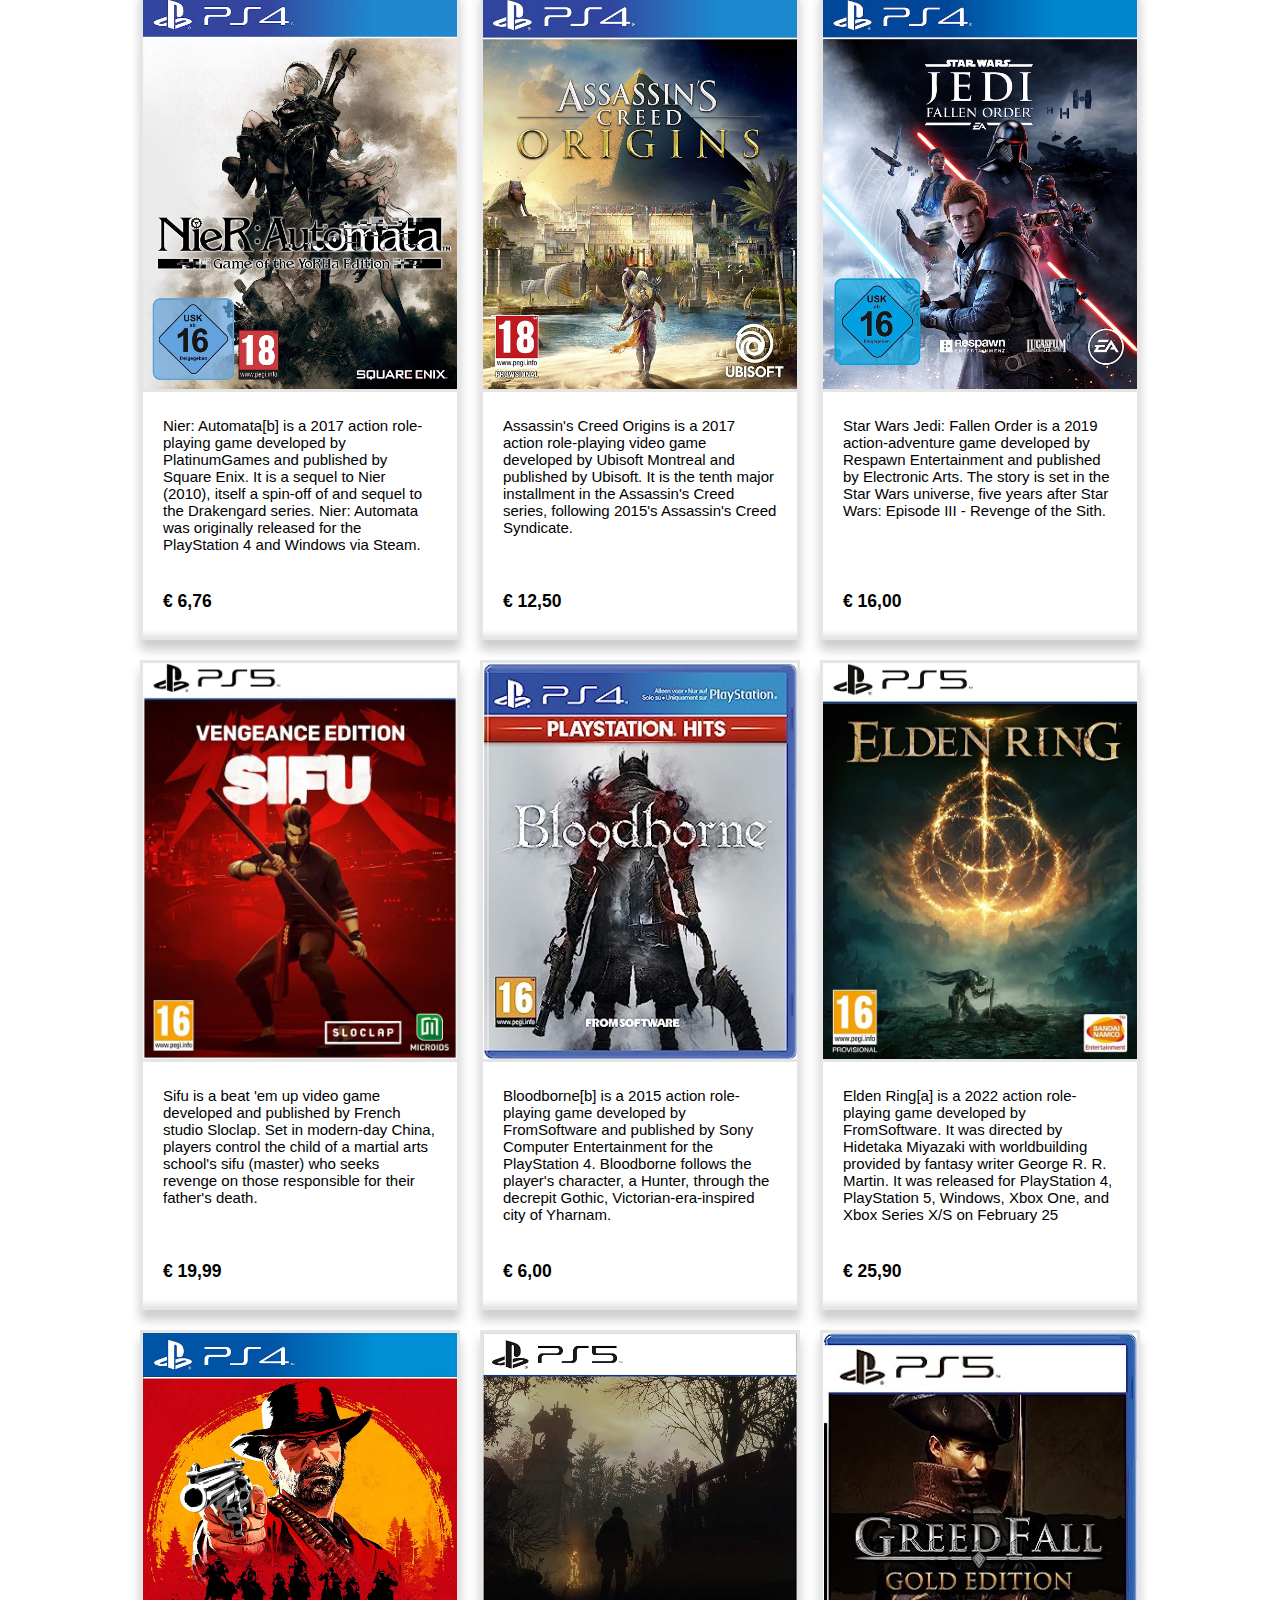
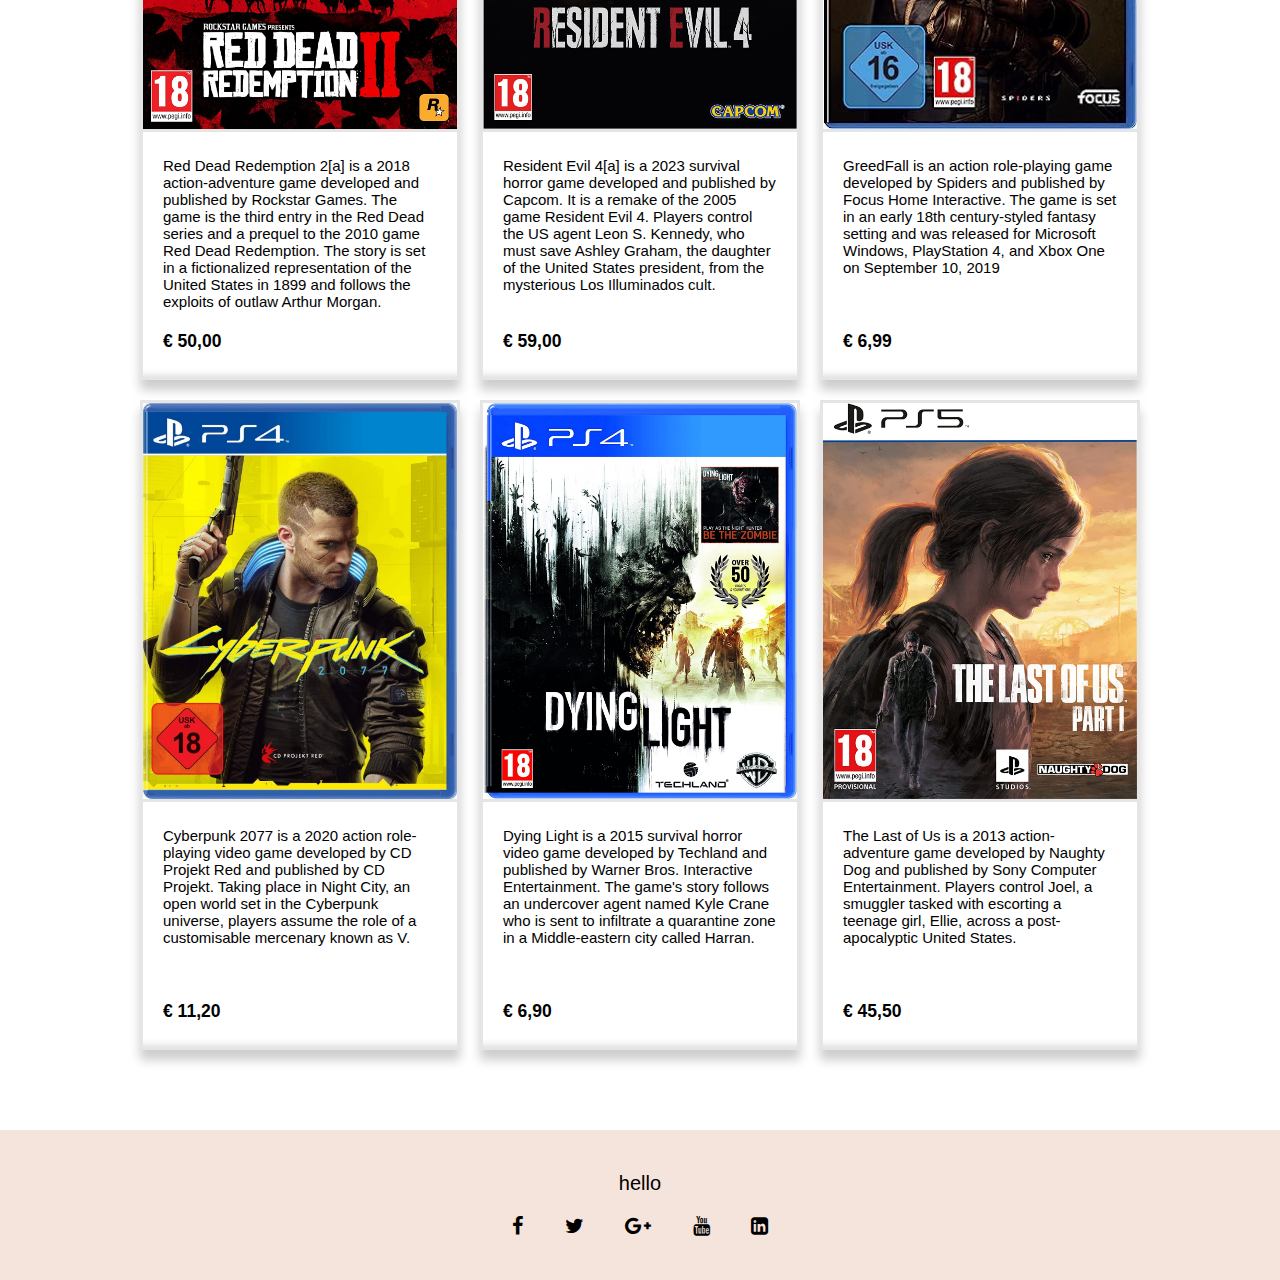
<file: Producten Overzicht.html>
<!DOCTYPE html>
<html lang="en">
<head>
    <meta charset="UTF-8">
    <meta http-equiv="X-UA-Compatible" content="IE=edge">
    <meta name="viewport" content="width=device-width, initial-scale=1.0">
    <title>Filter</title>
    <link rel="stylesheet" href="https://cdnjs.cloudflare.com/ajax/libs/font-awesome/4.7.0/css/font-awesome.min.css">
    <link rel="stylesheet" href="css/style.css">
    <script src="js/main.js" defer></script>
</head>
<body>
    <header>
        <nav>
            <ul class="navigation">
                <li><img class="logo" src="img/logo2.png" alt=""></li>
                <div>
                    <li><a href="index.html">Home Page</a></li>
                    <li><a href="Cart.html">Cart</a></li>
                </div>
            </ul>
        </nav>
    </header>
    <main class="Productenoverzicht1">
        <section class="input-filters">
            <section class="inputs">
                <div>
                    <input id="checkbox-soulslike" type="checkbox" class="filter" checked>
                    <label for="checkbox-soulslike" class="label">Soulslike</label>
                </div>
                <div>
                    <input id="checkbox-rpg" type="checkbox" class="filter" checked>
                    <label for="checkbox-rpg" class="label">RPG</label>
                </div>
                <div>
                    <input id="checkbox-action" type="checkbox" class="filter" checked>
                    <label for="checkbox-action" class="label">Action</label>    
                </div>
            </section>
            <section class="dropdownbox">
                <div class="dropdown">
                    <button class="dropbtn">Dropdown</button>
                    <div class="dropdown-content">
                        <input id="checkbox-price-15" type="checkbox" class="filter" checked>
                        <label for="checkbox-price-15" class="label">€0 - €15</label>
                        
                        <input id="checkbox-price-30" type="checkbox" class="filter" checked>
                        <label for="checkbox-price-30" class="label">€16 - €30</label>

                        <input id="checkbox-price-60" type="checkbox" class="filter" checked>
                        <label for="checkbox-price-60" class="label">€31 - €60</label>
                    </div>
                </div>
            </section>
        </section>
        <ul class="games">
            <li class="game" data-category="soulslike" data-pricerange="price-15">
                <a class="game-info1" href="Product Pagina 1.html">
                <img src="/img/DarkSouls.jpg" alt="Dark Souls remaster cover art - PS4">
                <div>
                    <p>
                        Dark Souls is a 2011 action role-playing game developed by FromSoftware and published by Namco Bandai Games. 
                        A spiritual successor to FromSoftware's Demon's Souls, the game is the first in the Dark Souls series.
                    </p>
                    <h3 class="price">€ 12,00</h3>
                </div>
                </a>
            </li>
            <li class="game" data-category="rpg" data-pricerange="price-30">
                <a class="game-info2" href="Product Pagina 2.html">
                <img src="/img/Skyrim.jpg" alt="Skyrim rerelease number 54 cover art - PS4">
                <div>
                    <p>
                        The Elder Scrolls V: Skyrim is an action role-playing video game developed by Bethesda Game Studios and published by Bethesda Softworks. 
                        It is the fifth main installment in The Elder Scrolls series, following The Elder Scrolls IV: Oblivion (2006)
                    </p>
                    <h3 class="price">€ 16,20</h3>
                </div>
                </a>
            </li>
            <li class="game" data-category="action" data-pricerange="price-15">
                <a class="game-info3" href="Product Pagina 3.html">
                <img src="/img/R6S.jpg" alt="Rainbow 6 siege cover art - PS4">
                <div>
                    <p>
                        Tom Clancy's Rainbow Six Siege is an online tactical shooter video game developed by Ubisoft Montreal and published by Ubisoft. 
                        It was released worldwide for PlayStation 4, Windows, and Xbox One on December 1, 2015
                    </p>
                    <h3 class="price">€ 7,56</h3>
                </div>
                </a>
            </li>
            <li class="game" data-category="action" data-pricerange="price-60">
                <a class="game-info4" href="Product Pagina 4.html">
                <img src="/img/AcMirage.jpg" alt="Assassin's Creed mirage cover art - PS5">
                <div>
                    <p>
                        Assassin's Creed Mirage is an upcoming action-adventure game developed by Ubisoft Bordeaux and published by Ubisoft. 
                        It will be the thirteenth major installment in the Assassin's Creed series and the successor to 2020's Assassin's Creed Valhalla.
                    </p>
                    <h3 class="price">€ 59,99</h3>
                </div>
                </a>
            </li>
            <li class="game" data-category="soulslike" data-pricerange="price-30">
                <a class="game-info5" href="Product Pagina 5.html">
                <img src="/img/sekiro.jpg" alt="sekiro cover art - PS4">
                <div>
                    <p>
                        Sekiro: Shadows Die Twice is a 2019 action-adventure game developed by FromSoftware. It was released for PlayStation 4, 
                        Windows, and Xbox One in March 2019 and for Stadia in October 2020 by FromSoftware in Japan and Activision internationally.
                    </p>
                    <h3 class="price">€ 24,99</h3>
                </div>
                </a>
            </li>
            <li class="game" data-category="rpg" data-pricerange="price-15">
                <img src="/img/thewitcher3.jpg" alt="the witcher 3 cover art - PS4">
                <div>
                    <p>
                        The Witcher 3: Wild Hunt[b] is a 2015 action role-playing game developed and published by CD Projekt. 
                        It is the sequel to the 2011 game The Witcher 2: Assassins of Kings and the third game in The Witcher video game series, 
                        played in an open world with a third-person perspective.
                    </p>
                    <h3 class="price">€ 12,99</h3>
                </div>
            </li>
            <li class="game" data-category="action" data-pricerange="price-15">
                <img src="/img/gta5.jpg" alt="gta5 cover art - PS4">
                <div>
                    <p>
                        Grand Theft Auto V is a 2013 action-adventure game developed by Rockstar North and published by Rockstar Games. 
                        It is the seventh main entry in the Grand Theft Auto series, following 2008's Grand Theft Auto IV, and the fifteenth instalment overall.
                    </p>
                    <h3 class="price">€ 14,99</h3>
                </div>
            </li>
            <li class="game" data-category="action" data-pricerange="price-60">
                <img src="/img/spiderman.jpg" alt="spiderman miles morales cover art - PS5">
                <div>
                    <p>
                        Marvel's Spider-Man: Miles Morales is a 2020 action-adventure video game developed by Insomniac Games and published by Sony Interactive Entertainment. 
                        Based on the Marvel Comics character Miles Morales.
                    </p>
                    <h3 class="price">€ 33,20</h3>
                </div>
            </li>
            <li class="game" data-category="soulslike" data-pricerange="price-30">
                <img src="/img/demonsouls.jpg" alt="demonsouls cover art - PS4">
                <div>
                    <p>
                        Demon's Souls is a 2020 action role-playing game developed by Bluepoint Games and published by Sony Interactive Entertainment for the PlayStation 5. 
                        The game was released as a launch title for the PlayStation 5 in November. It is a remake of Demon's Souls, 
                        originally developed by FromSoftware for the PlayStation 3 in 2009.
                    </p>
                    <h3 class="price">€ 29,54</h3>
                </div>
            </li>
            <li class="game" data-category="rpg" data-pricerange="price-30">
                <img src="/img/valhalla.jpg" alt="ac valhalla cover art - PS4">
                <div>
                    <p>
                        Assassin's Creed Valhalla is a 2020 action role-playing video game developed by Ubisoft Montreal and published by Ubisoft. 
                        It is the twelfth major installment in the Assassin's Creed series, and the successor to 2018's Assassin's Creed Odyssey.
                    </p>
                    <h3 class="price">€ 27,68</h3>
                </div>
            </li>
            <li class="game" data-category="action" data-pricerange="price-60">
                <img src="/img/starwars.jpg" alt="starwars fallen order cover art - PS4">
                <div>
                    <p>
                        Star Wars Jedi: Survivor is an action-adventure game developed by Respawn Entertainment and published by Electronic Arts. 
                        A sequel to Star Wars Jedi: Fallen Order (2019)
                    </p>
                    <h3 class="price">€ 59,99</h3>
                </div>
            </li>
            <li class="game" data-category="action" data-pricerange="price-15">
                <img src="/img/doom.jpg" alt="doom eternal cover art - PS5">
                <div>
                    <p>
                        Doom Eternal is a first-person shooter game developed by id Software and published by Bethesda Softworks. 
                        The sequel to Doom (2016), and the seventh game in the Doom series, it was released on March 20, 2020
                    </p>
                    <h3 class="price">€ 11,12</h3>
                </div>
            </li>
            <li class="game" data-category="soulslike" data-pricerange="price-15">
                <img src="/img/nier.jpg" alt="nier automata cover art - PS4">
                <div>
                    <p>
                        Nier: Automata[b] is a 2017 action role-playing game developed by PlatinumGames and published by Square Enix. It is a sequel to Nier (2010), 
                        itself a spin-off of and sequel to the Drakengard series. Nier: Automata was originally released for the PlayStation 4 and Windows via Steam.
                    </p>
                    <h3 class="price">€ 6,76</h3>
                </div>
            </li>
            <li class="game" data-category="rpg" data-pricerange="price-15">
                <img src="/img/origins.jpg" alt="ac origins release cover art - PS4">
                <div>
                    <p>
                        Assassin's Creed Origins is a 2017 action role-playing video game developed by Ubisoft Montreal and published by Ubisoft. 
                        It is the tenth major installment in the Assassin's Creed series, following 2015's Assassin's Creed Syndicate.
                    </p>
                    <h3 class="price">€ 12,50</h3>
                </div>
            </li>
            <li class="game" data-category="action" data-pricerange="price-30">
                <img src="/img/fallenorder.jpg" alt="jedi fallen order cover art - PS4">
                <div>
                    <p>
                        Star Wars Jedi: Fallen Order is a 2019 action-adventure game developed by Respawn Entertainment and published by Electronic Arts. 
                        The story is set in the Star Wars universe, five years after Star Wars: Episode III - Revenge of the Sith.
                    </p>
                    <h3 class="price">€ 16,00</h3>
                </div>
            </li>
            <li class="game" data-category="action" data-pricerange="price-30">
                <img src="/img/sifu.jpg" alt="sifu cover art - PS5">
                <div>
                    <p>
                        Sifu is a beat 'em up video game developed and published by French studio Sloclap. Set in modern-day China, 
                        players control the child of a martial arts school's sifu (master) who seeks revenge on those responsible for their father's death.
                    </p>
                    <h3 class="price">€ 19,99</h3>
                </div>
            </li>
            <li class="game" data-category="soulslike" data-pricerange="price-15">
                <img src="/img/bloodborne.jpg" alt="bloodborne cover art - PS4">
                <div>
                    <p>
                        Bloodborne[b] is a 2015 action role-playing game developed by FromSoftware and published by Sony Computer Entertainment for the PlayStation 4. 
                        Bloodborne follows the player's character, a Hunter, through the decrepit Gothic, Victorian-era-inspired city of Yharnam.
                    </p>
                    <h3 class="price">€ 6,00</h3>
                </div>
            </li>
            <li class="game" data-category="rpg" data-pricerange="price-30">
                <img src="/img/eldenring.jpg" alt="eldenring cover art - PS4">
                <div>
                    <p>
                        Elden Ring[a] is a 2022 action role-playing game developed by FromSoftware. 
                        It was directed by Hidetaka Miyazaki with worldbuilding provided by fantasy writer George R. R. Martin. 
                        It was released for PlayStation 4, PlayStation 5, Windows, Xbox One, and Xbox Series X/S on February 25 
                    </p>
                    <h3 class="price">€ 25,90</h3>
                </div>
            </li>
            <li class="game" data-category="action" data-pricerange="price-60">
                <img src="/img/rdr2.jpg" alt="rdr2 cover art - PS4">
                <div>
                    <p>
                        Red Dead Redemption 2[a] is a 2018 action-adventure game developed and published by Rockstar Games. 
                        The game is the third entry in the Red Dead series and a prequel to the 2010 game Red Dead Redemption. 
                        The story is set in a fictionalized representation of the United States in 1899 and follows the exploits of outlaw Arthur Morgan.
                    </p>
                    <h3 class="price">€ 50,00</h3>
                </div>
            </li>
            <li class="game" data-category="action" data-pricerange="price-60">
                <img src="/img/re4.jpg" alt="Assassin's Creed cover art - PS5">
                <div>
                    <p>
                        Resident Evil 4[a] is a 2023 survival horror game developed and published by Capcom. 
                        It is a remake of the 2005 game Resident Evil 4. Players control the US agent Leon S. Kennedy, 
                        who must save Ashley Graham, the daughter of the United States president, from the mysterious Los Illuminados cult.
                    </p>
                    <h3 class="price">€ 59,00</h3>
                </div>
            </li>
            <li class="game" data-category="soulslike" data-pricerange="price-15">
                <img src="/img/greedfall.jpg" alt="Dark Souls remaster cover art - PS4">
                <div>
                    <p>
                        GreedFall is an action role-playing game developed by Spiders and published by Focus Home Interactive. 
                        The game is set in an early 18th century-styled fantasy setting and was released for Microsoft Windows, 
                        PlayStation 4, and Xbox One on September 10, 2019
                    </p>
                    <h3 class="price">€ 6,99</h3>
                </div>
            </li>
            <li class="game" data-category="rpg" data-pricerange="price-15">
                <img src="/img/cyberpunk.jpg" alt="Skyrim rerelease number 54 cover art - PS4">
                <div>
                    <p>
                        Cyberpunk 2077 is a 2020 action role-playing video game developed by CD Projekt Red and published by CD Projekt. 
                        Taking place in Night City, an open world set in the Cyberpunk universe, players assume the role of a customisable mercenary known as V.
                    </p>
                    <h3 class="price">€ 11,20</h3>
                </div>
            </li>
            <li class="game" data-category="action" data-pricerange="price-15">
                <img src="/img/dyinglight.jpg" alt="Rainbow 6 siege cover art - PS4">
                <div>
                    <p>
                        Dying Light is a 2015 survival horror video game developed by Techland and published by Warner Bros. Interactive Entertainment. 
                        The game's story follows an undercover agent named Kyle Crane who is sent to infiltrate a quarantine zone in a Middle-eastern city called Harran.
                    </p>
                    <h3 class="price">€ 6,90</h3>
                </div>
            </li>
            <li class="game" data-category="action" data-pricerange="price-60">
                <img src="/img/lastofus.jpg" alt="Assassin's Creed cover art - PS5">
                <div>
                    <p>
                        The Last of Us is a 2013 action-adventure game developed by Naughty Dog and published by Sony Computer Entertainment. 
                        Players control Joel, a smuggler tasked with escorting a teenage girl, Ellie, across a post-apocalyptic United States.
                    </p>
                    <h3 class="price">€ 45,50</h3>
                </div>
            </li>
        </ul>
    </main>
    <footer>
        <nav>
            <div>
                <p>hello</p>
            </div>
            <ul class="links">
                <li><a href="#"><i class="fa fa-facebook"></i></a></li>
                <li><a href="#"><i class="fa fa-twitter"></i></a></li>
                <li><a href="#"><i class="fa fa-google-plus"></i></a></li>
                <li><a href="#"><i class="fa fa-youtube"></i></a></li>
                <li><a href="#"><i class="fa fa-linkedin-square"></i></a></li>
            </ul>
        </nav>
    </footer>
</body>
</html>
</file>
<file: css/style.css>
*{
    margin: 0;
    padding: 0;
    box-sizing: border-box;
}

html{
    font-size: 62.5%;
}

body{
    font-size: 2rem;
    font-family: sans-serif;
    background: #fff;
}

header, footer{
    height: 15rem;
    width: 100%;
    background: #f4e4dc;
    display: flex;
    list-style: none;
}

nav{
    height: 100%;
    width: 100%;
}

.navigation{
    height: 100%;
    width: 100%;
    display: flex;
    list-style: none;
    justify-content: space-between;
    align-items: center;
    padding-right: 10rem;
}

.navigation div{
    display: flex;
    gap: 5rem;
    align-items: center;
    font-size: 2.5rem;
}

.navigation div li a{
    text-decoration: none;
    color: #000000;
}

.navigation div li a:hover{
    color:grey;
}

.logo{
    height: 10rem;
    padding: 1rem;
    padding-left: 4rem;
}

.sections{
    margin-bottom: 10rem;
    margin: 4rem;
}

.section1{
    height: 75rem;
    background-image: url(/img/wallpaper2.jpg);
    background-size: 100vw 75rem;
    background-repeat: no-repeat;
    margin: 0;
    margin-top: 4rem;
}

.slogan{
    height: 100%;
    display: flex;
    flex-direction: column;
    justify-content: center;
    align-items: flex-start;
    font-size: 10rem;
    color: #000000;
    padding-left: 8rem;
}

.button1{
    text-decoration: none;
    color: #fff;
    background: #212121;
    border-radius: 0.1rem;
    padding: 1.5rem 8rem 1.5rem 8rem;
    font-size: 5rem;
    margin-top: 7rem;
}

.button1:hover{
    background: #313131;
}


.section2{
    display: grid;
    grid-template-rows: repeat(2, 1fr);
    padding: 4rem;
    gap: 4rem;
}

.top{
    grid-row: 1/3;
    display: flex;
    justify-content: center;
    align-items: center;
    gap: 16rem;
}

.topImage{
    height: 50rem;
    object-fit: contain;
    border-radius: 0.2rem;
}

.text{
    display: flex;
    flex-direction: column;
    align-items: flex-start;
    width: 30%;
    font-size: 2.5rem;
    gap: 1rem;
    padding: 2rem;
    box-shadow: 1rem 1rem 5rem 0 rgba(0, 0, 0, 0.2);
}

.text h2{
    font-size: 6rem;
}

.button2{
    text-decoration: none;
    color: #fff;
    background: #212121;
    border-radius: 0.1rem;
    padding: 1.5rem 6.8rem 1.5rem 6.8rem;
    font-size: 5rem;
    margin-top: 7rem;
}

.button2:hover{
    background: #313131;
}

.bottom{
    grid-row: 3/4;
    display: flex;
    justify-content: center;
    gap: 4.7rem;
    flex-wrap: wrap;
}

.bottomImages{
    height: 30rem;
    object-fit: contain;
    border-radius: 0.2rem;
}


.section3{
    display: grid;
    grid-template-areas: 
    "block1 block2 block3 block4";
    padding: 4rem;
}

.block1, .block2, .block3, .block4{
    display: flex;
    flex-direction: column;
    align-items: center;
    gap: 2rem;
}

.block1 figure, .block2 figure, .block3 figure, .block4 figure{
    display: flex;
    flex-direction: column;
    align-items: center;
    width: 80%;
    font-size: 2.5rem;
    gap: 1rem;
}

.block1 img, .block2 img, .block3 img, .block4 img{
    height: 50%;
    width: 50%;
    object-fit: contain;
}

.section4{
    display: flex;
    justify-content: center;
    align-items: center;
    padding: 1rem 15rem 1rem 10rem;
    font-size: 150%;
    gap: 15rem;
    margin-bottom: 10rem;
}

.section4 img{
    height: 80rem;
    border-radius: 0.2rem;
}

.section4 figure{
    display: flex;
    flex-direction: column;
    align-items: center;
    min-width: 50rem;
    box-shadow: 1rem 1rem 5rem 0 rgba(0, 0, 0, 0.2);
    padding: 10rem 2rem 10rem 5rem;
    gap: 3rem;
}

.section5{
    display: flex;
    height: auto;
    padding: 4rem;
    align-items: center;
}

.reviews{
    display: flex;
    justify-content: center;
    align-items: center;
    height: 100%;
    width: 80%;
    gap: 2rem;
    flex-wrap: wrap;
}

.arrow{
    width: 10%;
    background: white;
    font-size: 300%;
    outline: none;
    border: none;
    display: flex;
    justify-content: center;
    align-items: center;
}

.arrow:hover{
    cursor: pointer;
}

.review{
    width: 35rem;
    min-height: 30rem;
    background: darkred;
    list-style: none;
    padding: 4rem;
    margin-top: 5rem;
    border-radius: 0.5rem;
    background: white;
    box-shadow: 0 1rem 1rem 0 rgba(0,0,0,0.2),
    inset 0 -1rem 1rem -1rem rgba(0,0,0,0.2);
    position: relative;
    animation: fadeIn 0.8s;
}

.review:nth-of-type(4),.review:nth-of-type(5),.review:nth-of-type(6){
    display: none;
}

.quote img{
    position: absolute;
    top: -20%;
    left: 50%;
    transform: translateX(-50%);
    line-height: 0.5;
    height: 10rem;
    width: 10rem;
    border-radius: 10rem;
}

.stars{
    color: gold;
}

.review p {
    font-size: 100%;
    font-style: italic;
    padding-bottom: 2rem;
    border-bottom: 0.5rem solid #f4e4dc;
}

footer nav{
    display: flex;
    flex-direction: column;
    justify-content: center;
    align-items: center;
    gap: 2rem;
}

.links{
    width: 20%;
    display: flex;
    list-style: none;
    text-decoration: none;
    justify-content: space-between;
}

.links li a{
    color: black;
}






/* Producten overzicht 1 */

.Productenoverzicht1{
    font-size: 2rem;
    font-family: sans-serif;
    padding: 8rem;
}

.input-filters{
    display: flex;
}

.inputs{
    display: flex;
    flex-direction: column;
    align-items: flex-start;
    justify-content: center;
    gap: 4rem;
    width: 25%;
    margin-bottom: 5rem;
    margin-left: 3.5rem;
    flex-wrap: wrap;
}

.inputs > div{
    display: flex;
    align-items: center;
    width: 40rem;
}

.dropbtn {
    background-color: #2e2e2e;
    color: white;
    padding: 16px;
    font-size: 16px;
    border: none;
}
  
.dropdownbox {
    position: relative;
    display: inline-block;
}
  
.dropdown-content {
    display: none;
    position: absolute;
    background-color: #f1f1f1;
    min-width: 200px;
    box-shadow: 0px 8px 16px 0px rgba(0,0,0,0.2);
    z-index: 1;
    padding: 1.5rem;
}
  
.dropdown-content a {
    color: black;
    padding: 12px 16px;
    text-decoration: none;
    display: block;
}
  
.dropdown-content a:hover {background-color: #ddd;}
  
.dropdown:hover .dropdown-content {display: block;}
  
.dropdown:hover .dropbtn {background-color: #2e2e2e;}

.filter{
    width: 5rem;
    height: 5rem;
    margin-right: 2rem;
    -webkit-appearance: none;
    appearance: none;
    background: #eee;
    border-radius: 0.5rem;
    box-shadow: inset 0 0 0.5rem 0 rgba(0,0,0,0.2);
}

.filter:checked{
    background: pink;
}

.filter:checked ~ .label{
    text-decoration: underline;
}

.games{
    width: 100%;
    display: flex;
    flex-wrap: wrap;
    gap: 2rem;
    align-items: center;
    justify-content: center;
}

.game{
    list-style: none;
    width: 32rem;
    height: 65rem;
    transition: 0.2s transform;
    border: solid rgba(0, 0, 0, 0.1);
    box-shadow: 0 1rem 1rem 0 rgba(0,0,0,0.2),
    inset 0 -1rem 1rem -1rem rgba(0,0,0,0.2);
}

.game-info1, .game-info2, .game-info3, .game-info4, .game-info5{
    text-decoration: none;
    color: black;
}

.game:hover{
    transform: scale(1.02) translateY(-0.7rem);
    cursor: pointer;
}

.game img{
    width: 100%;
    height: 62%;
    object-fit: fill;
    border-bottom: solid rgba(0, 0, 0, 0.1);
}

.game div{
    display: flex;
    flex-direction: column;
    height: 38%;
    align-items: flex-start;
    padding: 2rem;
    font-size: 1.5rem;
}

.price{
    height: 100%;
    display: flex;
    align-items: flex-end;
    padding: 2rem 0 1rem 0;
}

/* Producten overzicht 2 */

.productenoverzicht2{
    font-size: 2rem;
    font-family: sans-serif;
}

.productinzicht{
    display: flex;
    justify-content: center;
    align-items: flex-start;
    padding: 5rem 10rem 0 20rem;
    font-size: 150%;
    gap: 15rem;
    margin-bottom: 10rem;
}

.productinzicht figure{
    display: flex;
    flex-direction: column;
    margin-top: 10rem;
    gap: 2rem;
}

.productinzicht img{
    height: 70rem;
    border-radius: 0.2rem;
}

.button3{
    text-decoration: none;
    color: #fff;
    background: #212121;
    border-radius: 0.1rem;
    font-size: 5rem;
    margin-top: 10rem;
    align-self: flex-start;
    padding: 2rem 5rem 2rem 5rem;
}



/*Cart*/

.slots{
    list-style: none;
    display: flex;
    flex-direction: column;
    align-items: center;
    justify-content: center; 
    padding: 4rem;
    gap: 4rem;
}

.slots div{
    display: flex;
    justify-content: space-between;
    width: 52.5%;
}

.purchase-price{
    padding-right: 10rem;
}

.slot{
    height: 30rem;
    width: 50vw;
    box-shadow: 0 2rem 5rem 0 rgba(0, 0, 0, 0.2);
    margin-bottom: 5rem;
}

.button4{
    text-decoration: none;
    color: #fff;
    background: #212121;
    border-radius: 0.1rem;
    font-size: 5rem;
    align-self: flex-start;
    padding: 2rem 5rem 2rem 5rem;
}




/*GameCard Animation*/
@keyframes away {
    from{
        transform: scaleX(1);
    }
    to{
        transform: scaleX(0);
    }
}


/*reviews fadeIn*/

@keyframes fadeIn{
    from{
        opacity: 0;
        filter: blur(10px);
    }
    to{
        opacity: 1;
        filter: blur(0);
    }
}

@media screen and (max-width: 1200px){

    .navigation div{
        font-size: 2rem;
        padding-left: 2rem;
    }

    .top{
        flex-direction: column;
    }

    .text{
        width: 50rem;
    }

    .section4{
        flex-direction: column;
    }

    .section4 figure, img{
        width: 50rem;
    }
    .dropdownbox {
        margin-left: 3rem;
    }

    .productinzicht{
        flex-direction: column;
    }

    .purchase-price{
        padding-left: 8rem;
    }

    .button4{
        padding: 2rem 1rem 2rem 1rem;
    }

}

@media screen and (max-width: 720px){

    .logo{
        width: 30rem;
    }
    .navigation div{
        font-size: 1.5rem;
    }
    .dropdownbox {
        margin-left: 10rem;
    }
    .productinzicht{
        padding: 5rem 15rem 0 5rem;
        font-size: 100%;
        gap: 15rem;
        margin-bottom: 10rem;
    }
    .productinzicht img{
        height: 50rem;
        border-radius: 0.2rem;
    }
}
</file>
